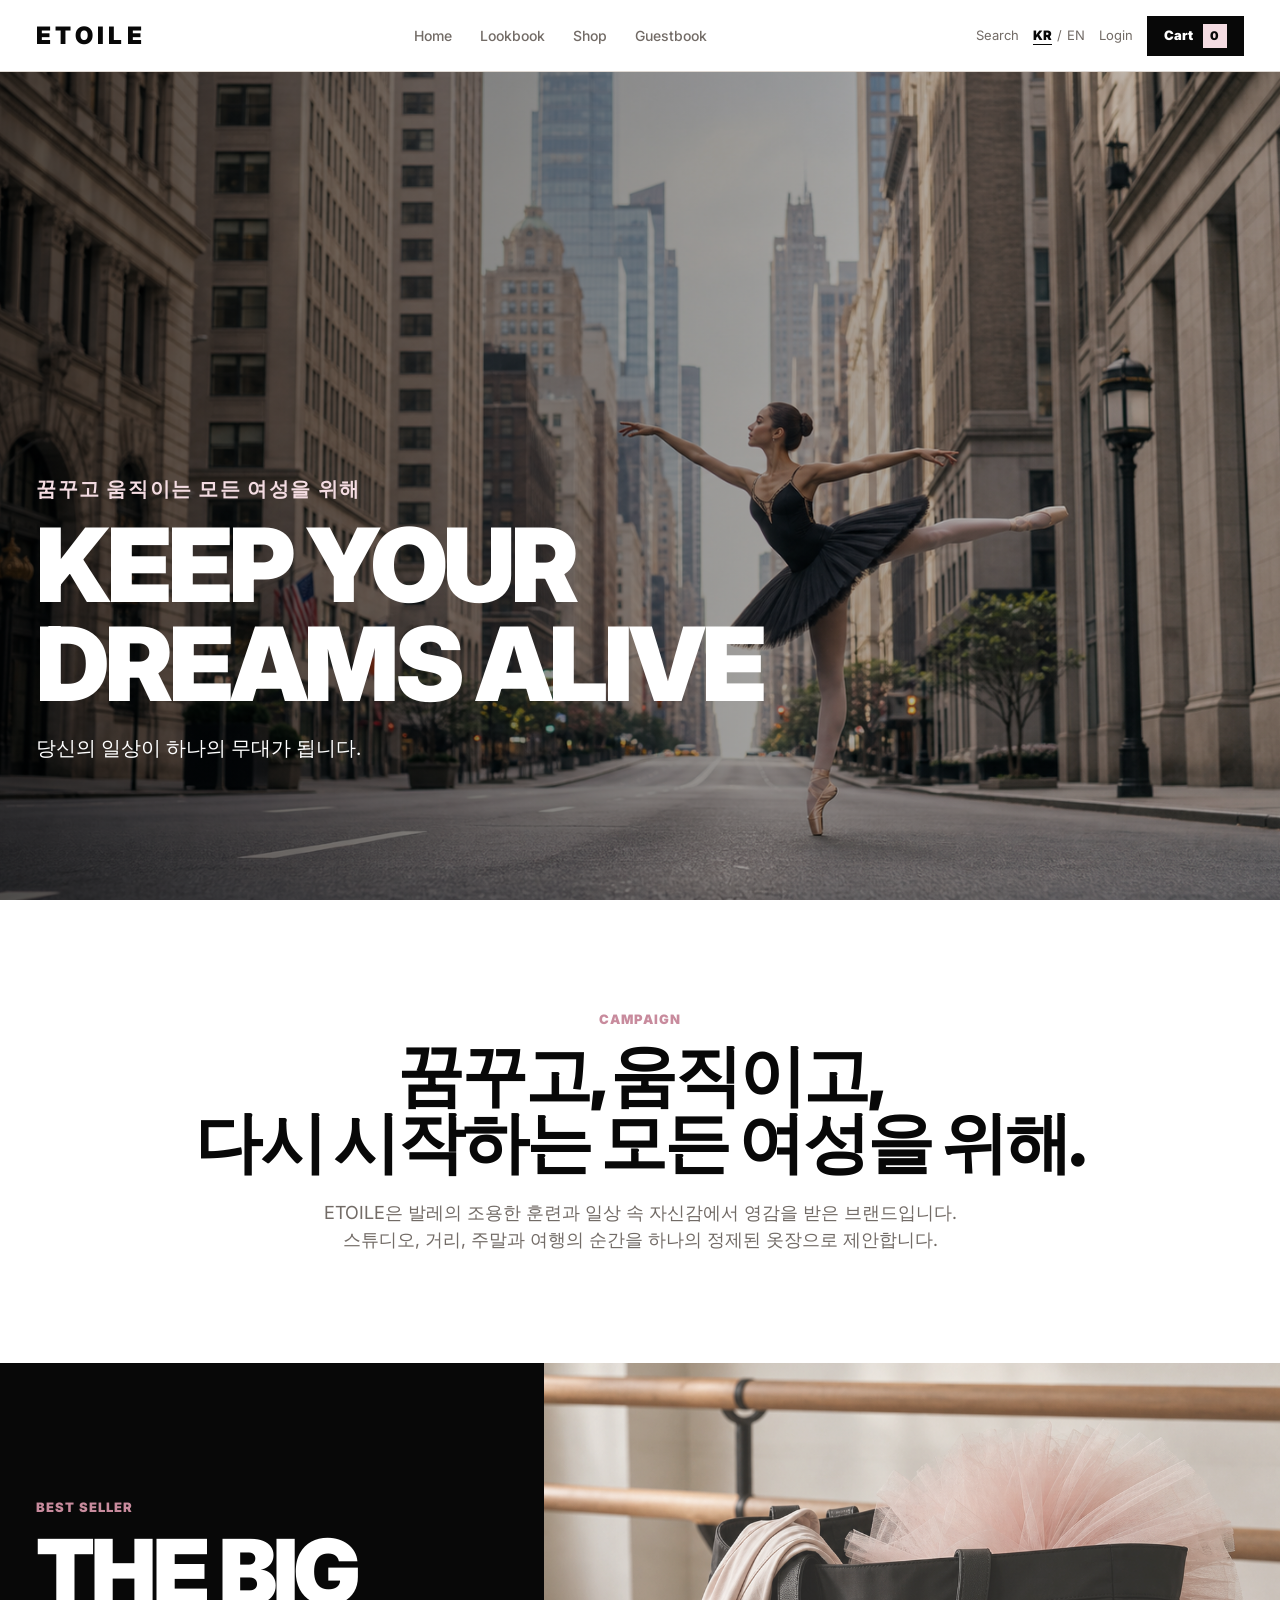
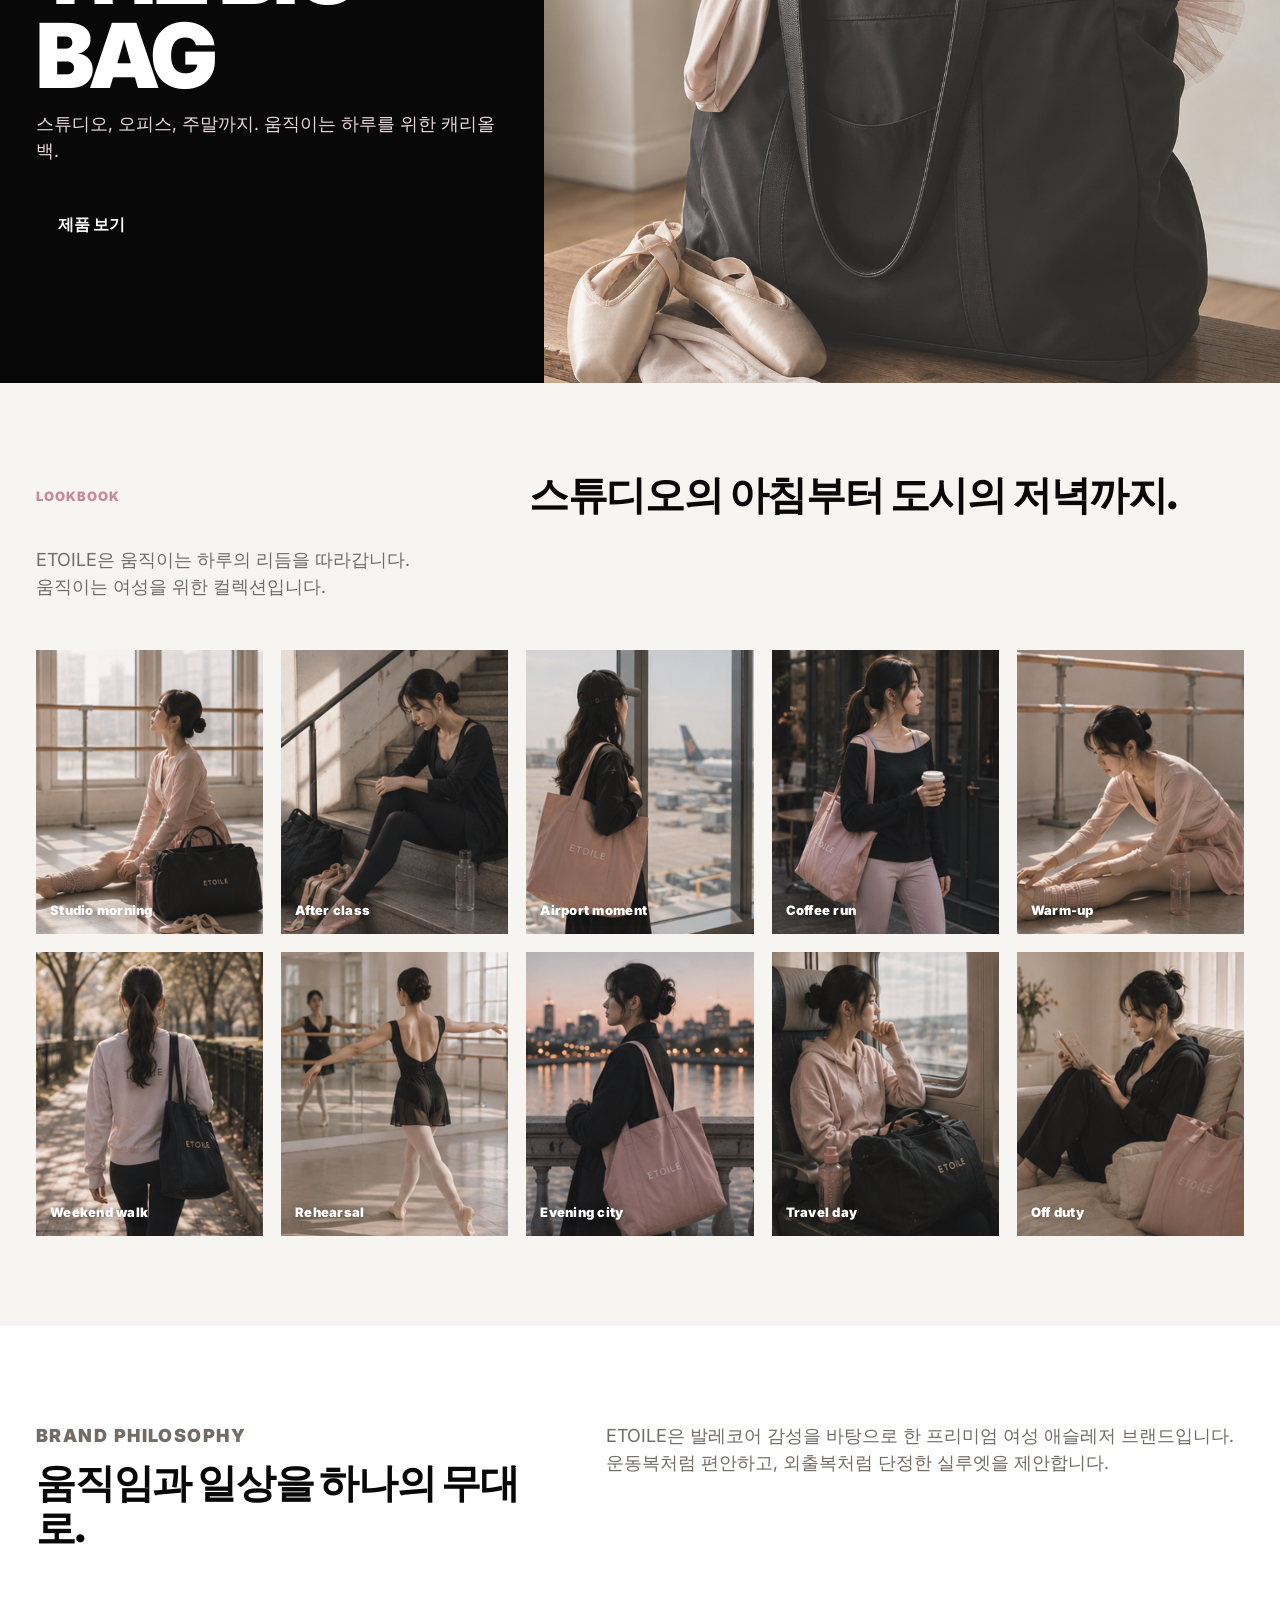
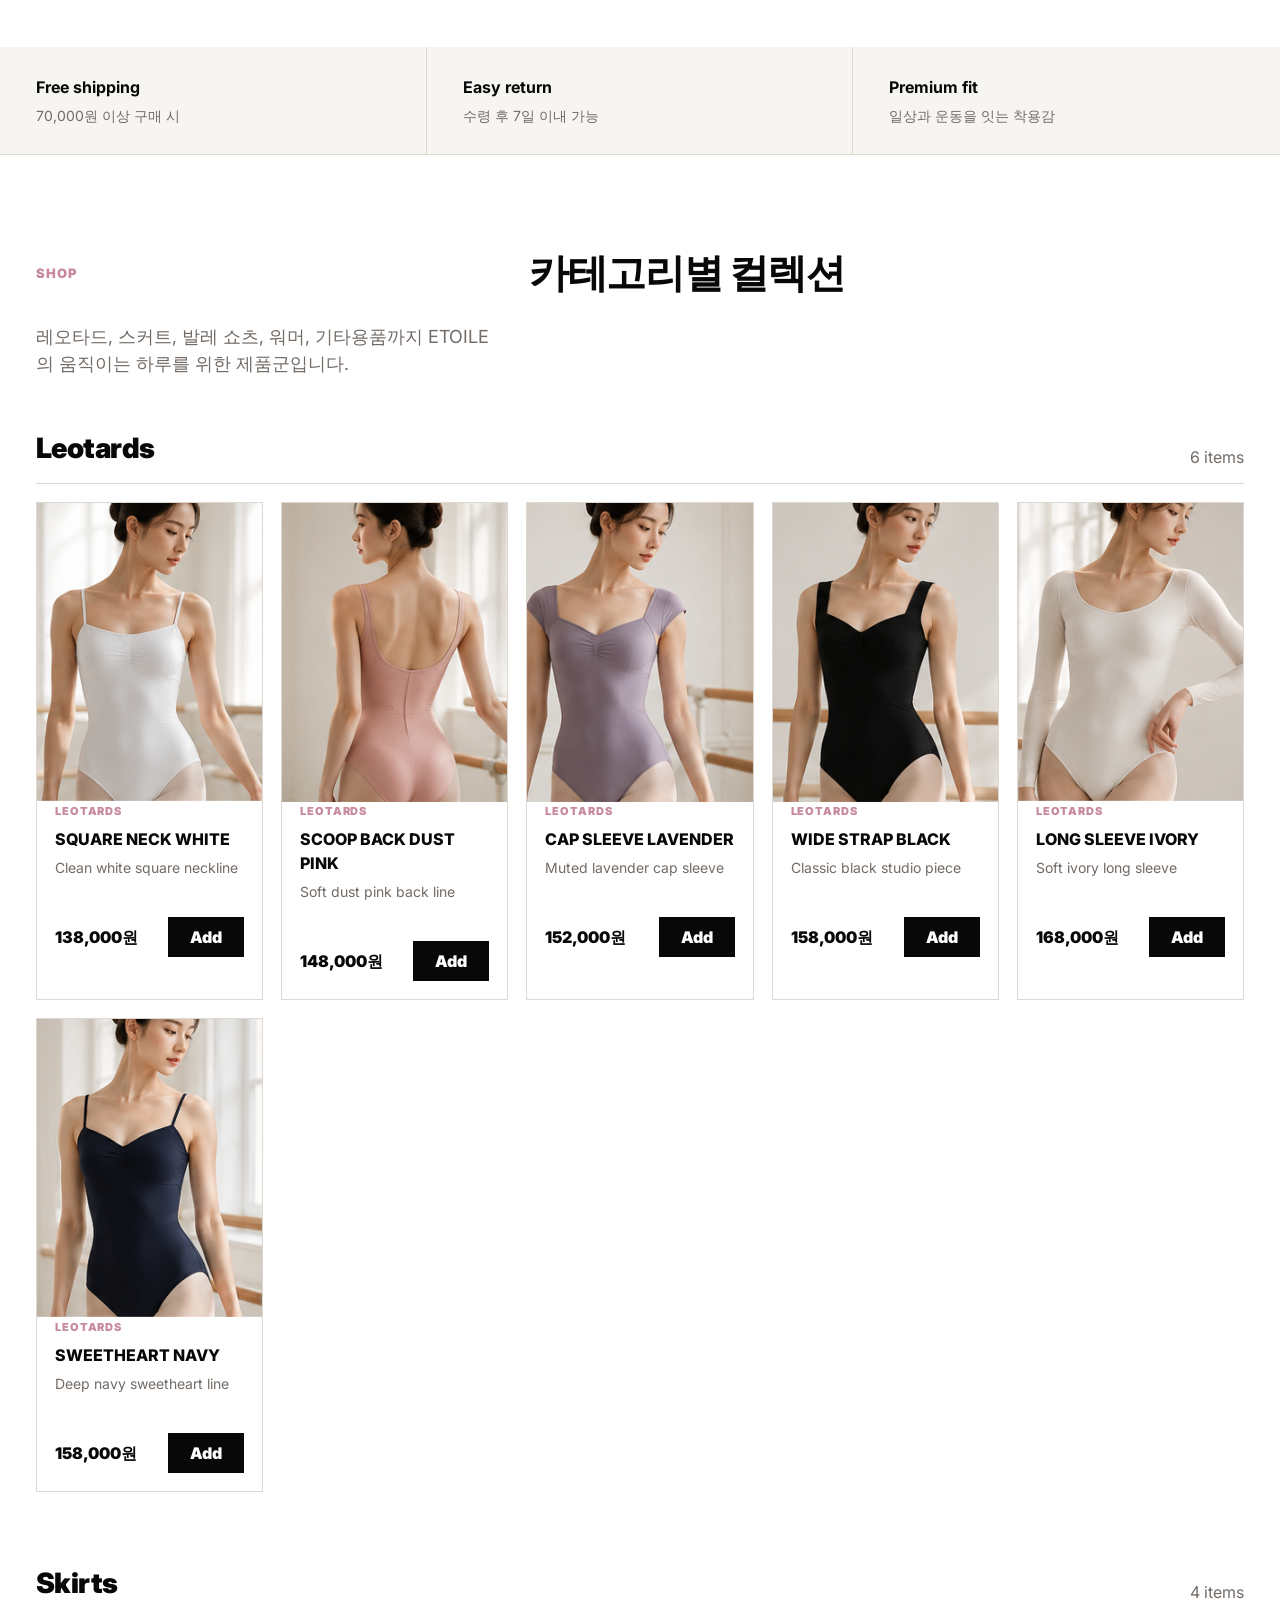
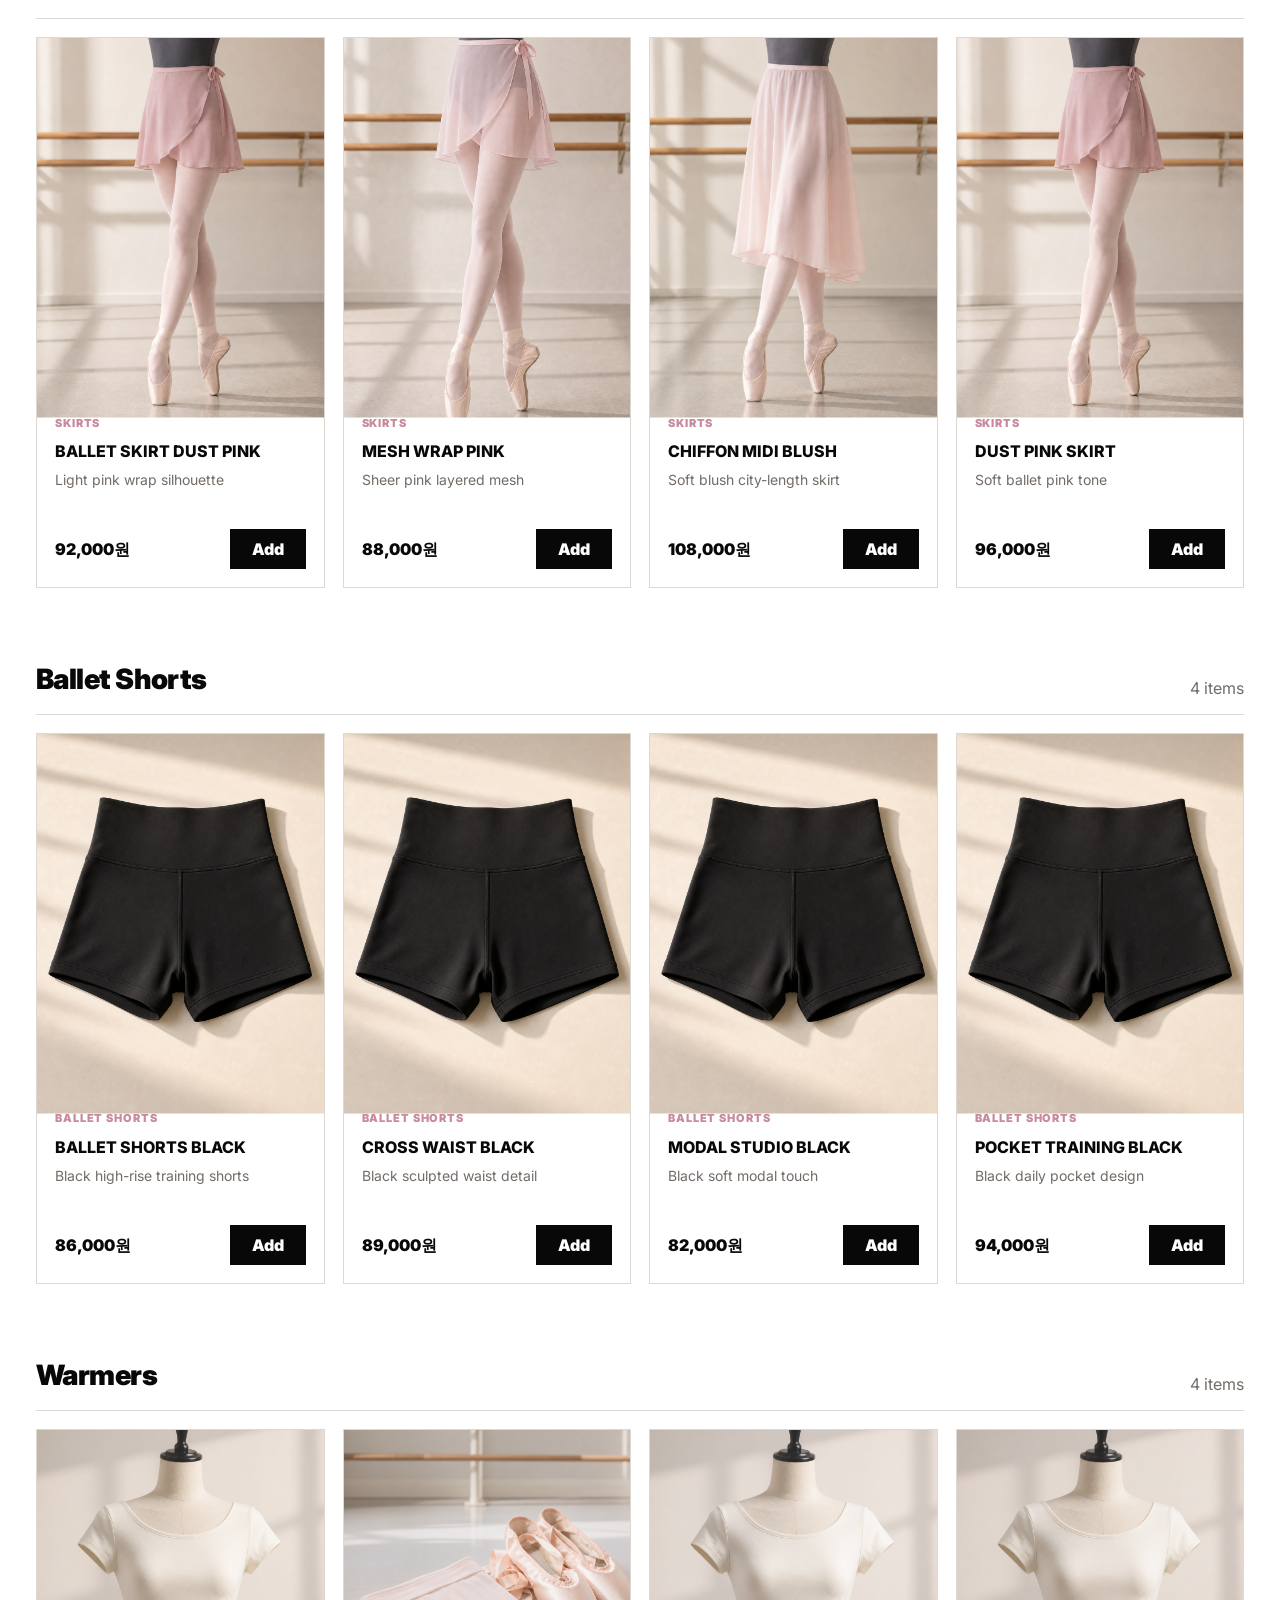
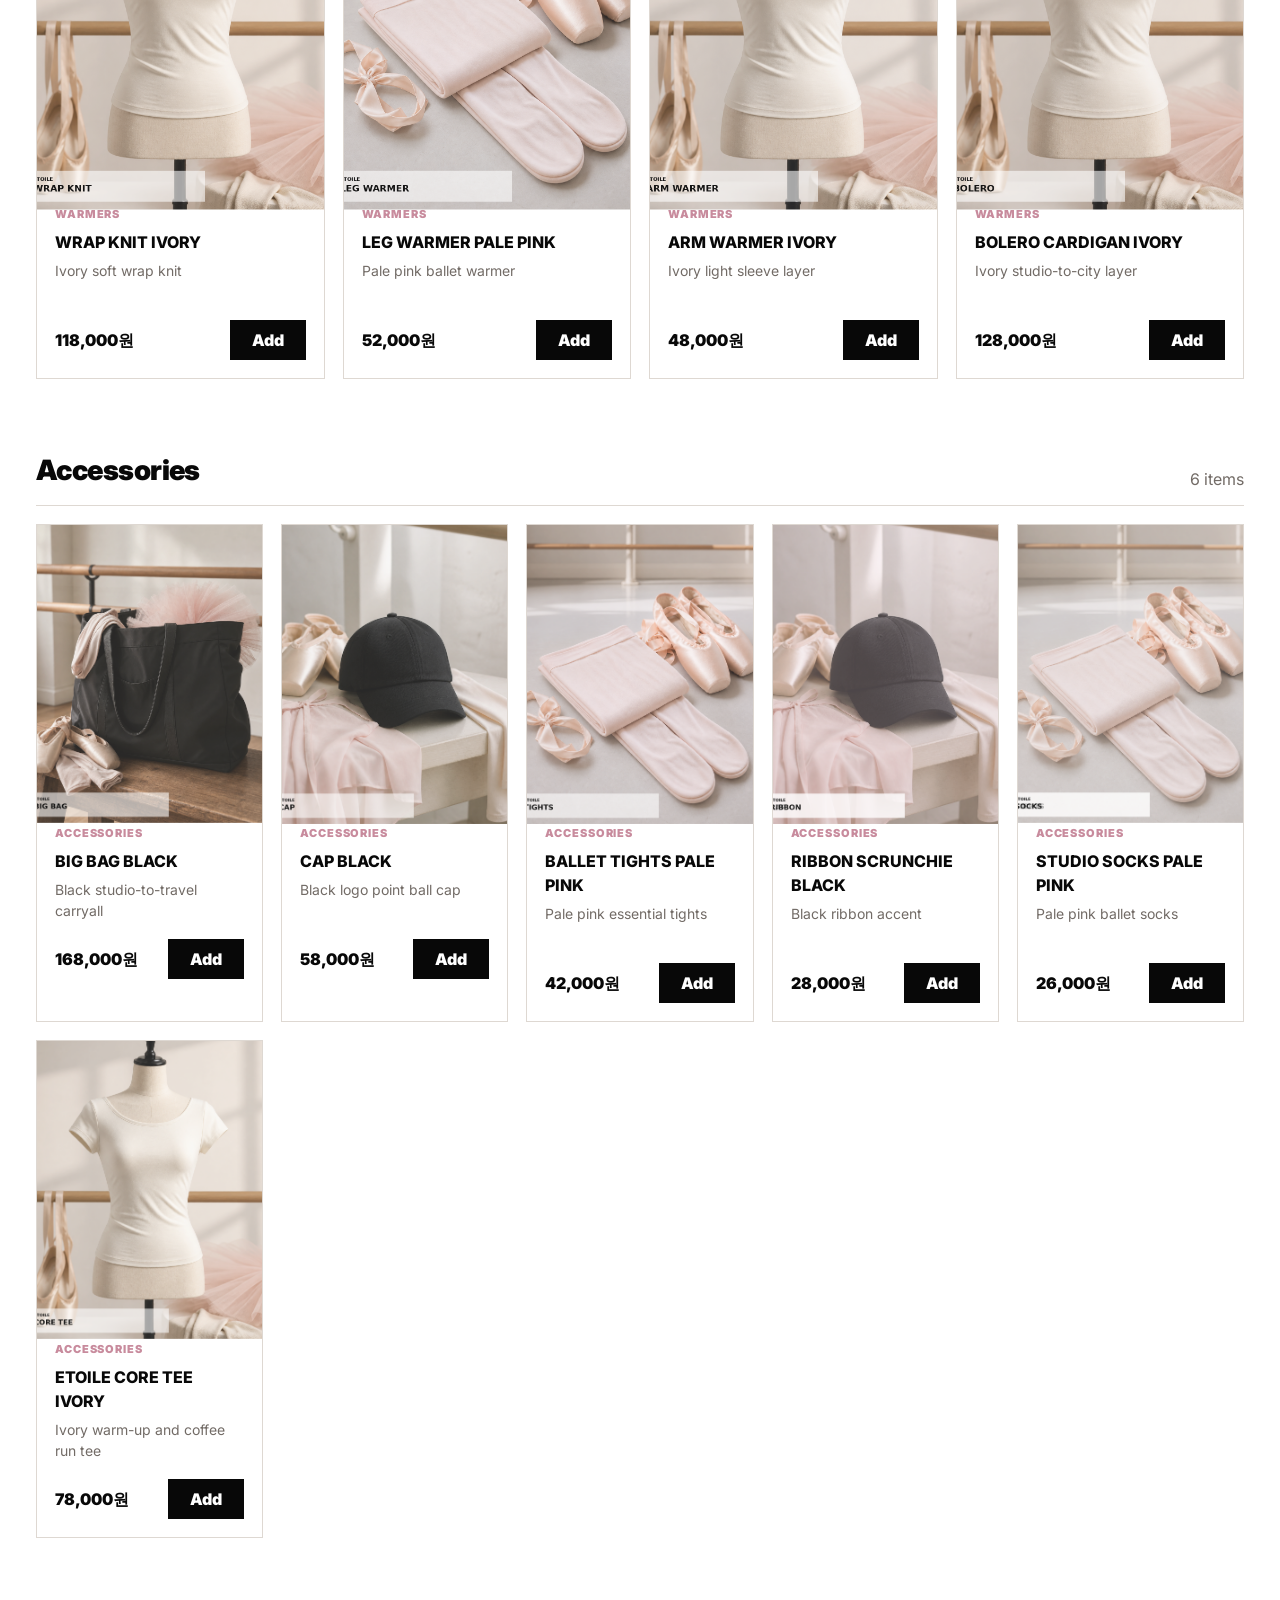
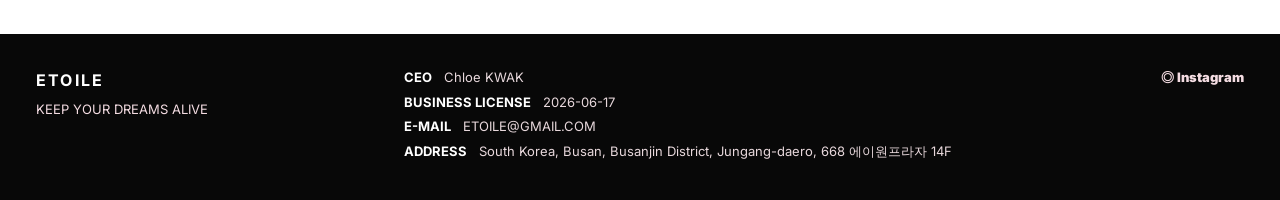
<file: index.html>
<!DOCTYPE html>
<html lang="ko">
<head>
  <meta charset="UTF-8">
  <meta name="viewport" content="width=device-width, initial-scale=1.0">
  <title>ETOILE | KEEP YOUR DREAMS ALIVE</title>
  <link rel="icon" type="image/svg+xml" href="assets/favicon.svg">
  <link rel="stylesheet" href="style.css">
</head>
<body>
  <header class="site-header">
    <a class="brand" href="#home">ETOILE</a>
 <nav class="nav" aria-label="Main navigation">
  <a href="./index.html">Home</a>
  <a href="./lookbook.html">Lookbook</a>
  <a href="./shop.html">Shop</a>
  <a href="./guestbook.html">Guestbook</a>
</nav>
    <div class="header-actions">
      <button class="search-toggle" type="button" id="search-toggle" aria-label="Open search" data-i18n="searchButton">Search</button>
      <div class="language-switch" aria-label="Language switch">
        <button type="button" class="active">KR</button>
        <span>/</span>
        <button type="button">EN</button>
      </div>
      <a class="login-link" href="./login.html" data-i18n="login">Login</a>
      <a class="cart-pill" href="./cart.html" aria-label="Cart"><span data-i18n="cart">Cart</span> <span id="cart-count">0</span></a>
    </div>
  </header>

  <div class="search-panel" id="search-panel" hidden>
    <div class="search-box">
      <label for="product-search" data-i18n="searchLabel">Search ETOILE</label>
      <div class="search-row">
        <input id="product-search" type="search" placeholder="Search leotard, skirt, warmer, bag...">
        <button type="button" id="search-close" data-i18n="close">Close</button>
      </div>
      <div id="search-results" class="search-results"></div>
    </div>
  </div>

  <main>
    <section class="hero" id="home">
      <video class="hero-video" autoplay muted loop playsinline poster="assets/hero-ballet-nyc.png">
        <source src="assets/hero-etoile.mp4" type="video/mp4">
      </video>
      <div class="hero-content">
        <p class="eyebrow" data-i18n="heroEyebrow">꿈꾸고 움직이는 모든 여성을 위해</p>
        <h1 data-i18n="heroTitle">KEEP YOUR DREAMS ALIVE</h1>
        <p data-i18n="heroSubtitle">당신의 일상이 하나의 무대가 됩니다.</p>
      </div>
    </section>

    <section class="campaign" id="campaign">
      <p class="section-kicker" data-i18n="campaignKicker">Campaign</p>
      <h2 data-i18n="campaignTitle">꿈꾸고, 움직이고,<br>다시 시작하는 모든 여성을 위해.</h2>
      <p data-i18n="campaignBody">
        ETOILE은 발레의 조용한 훈련과 일상 속 자신감에서 영감을 받은 브랜드입니다.<br>
        스튜디오, 거리, 주말과 여행의 순간을 하나의 정제된 옷장으로 제안합니다.
      </p>
    </section>

    <section class="big-bag-feature">
      <div class="big-bag-copy">
        <p class="section-kicker" data-i18n="bestSeller">Best Seller</p>
        <h2>THE BIG BAG</h2>
        <p data-i18n="bigBagBody">스튜디오, 오피스, 주말까지. 움직이는 하루를 위한 캐리올 백.</p>
        <a class="primary-link dark" href="./product.html?id=big-bag-black" data-i18n="viewProduct">제품 보기</a>
      </div>
      <img src="assets/products/big-bag.png" alt="ETOILE big bag styled with ballet essentials">
    </section>

    <section class="lookbook" id="lookbook">
      <div class="section-heading wide">
        <p class="section-kicker" data-i18n="lookbookKicker">Lookbook</p>
        <h2 data-i18n="lookbookTitle">스튜디오의 아침부터 도시의 저녁까지.</h2>
        <p data-i18n="lookbookBody">ETOILE은 움직이는 하루의 리듬을 따라갑니다.<br>움직이는 여성을 위한 컬렉션입니다.</p>
      </div>
      <div class="lookbook-grid compact-lookbook">
        <article><a href="./product.html?id=square-neck-white"><img src="assets/lookbook/lookbook-studio-morning.png" alt="ETOILE studio morning look"><span>Studio morning</span></a></article>
        <article><a href="./product.html?id=ballet-skirt-dust-pink"><img src="assets/lookbook/lookbook-after-class.png" alt="ETOILE after class look"><span>After class</span></a></article>
        <article><a href="./product.html?id=big-bag-black"><img src="assets/lookbook/lookbook-airport-moment.png" alt="ETOILE airport moment look"><span>Airport moment</span></a></article>
        <article><a href="./product.html?id=etoile-core-tee-ivory"><img src="assets/lookbook/lookbook-coffee-run.png" alt="ETOILE coffee run look"><span>Coffee run</span></a></article>
        <article><a href="./product.html?id=wrap-knit-ivory"><img src="assets/lookbook/lookbook-warm-up.png" alt="ETOILE warm-up look"><span>Warm-up</span></a></article>
        <article><a href="./product.html?id=cap-black"><img src="assets/lookbook/lookbook-weekend-walk.png" alt="ETOILE weekend walk look"><span>Weekend walk</span></a></article>
        <article><a href="./product.html?id=wide-strap-black"><img src="assets/lookbook/lookbook-rehearsal.png" alt="ETOILE rehearsal look"><span>Rehearsal</span></a></article>
        <article><a href="./product.html?id=chiffon-midi-blush"><img src="assets/lookbook/lookbook-evening-city.png" alt="ETOILE evening city look"><span>Evening city</span></a></article>
        <article><a href="./product.html?id=big-bag-black"><img src="assets/lookbook/lookbook-travel-day.png" alt="ETOILE travel day look"><span>Travel day</span></a></article>
        <article><a href="./product.html?id=bolero-cardigan-ivory"><img src="assets/lookbook/lookbook-off-duty.png" alt="ETOILE off duty look"><span>Off duty</span></a></article>
      </div>
    </section>

    <section class="intro" id="about">
      <div>
        <p class="section-kicker" data-i18n="aboutKicker">Brand Philosophy</p>
        <h2 data-i18n="aboutTitle">움직임과 일상을 하나의 무대로.</h2>
      </div>
      <p data-i18n="aboutBody">
        ETOILE은 발레코어 감성을 바탕으로 한 프리미엄 여성 애슬레저 브랜드입니다.
        운동복처럼 편안하고, 외출복처럼 단정한 실루엣을 제안합니다.
      </p>
    </section>

    <section class="feature-band">
      <div><strong data-i18n="freeShipping">Free shipping</strong><span data-i18n="freeShippingBody">70,000원 이상 구매 시</span></div>
      <div><strong data-i18n="easyReturn">Easy return</strong><span data-i18n="easyReturnBody">수령 후 7일 이내 가능</span></div>
      <div><strong data-i18n="premiumFit">Premium fit</strong><span data-i18n="premiumFitBody">일상과 운동을 잇는 착용감</span></div>
    </section>

    <section class="shop-section" id="shop">
      <div class="section-heading wide">
        <p class="section-kicker" data-i18n="shopKicker">Shop</p>
        <h2 data-i18n="shopTitle">카테고리별 컬렉션</h2>
        <p data-i18n="shopBody">레오타드, 스커트, 발레 쇼츠, 워머, 기타용품까지 ETOILE의 움직이는 하루를 위한 제품군입니다.</p>
      </div>
      <div id="shop-categories" class="shop-categories" aria-live="polite"></div>
    </section>

  </main>

  <footer class="site-footer">
    <div class="footer-brand">
      <strong>ETOILE</strong>
      <span>KEEP YOUR DREAMS ALIVE</span>
    </div>
    <div class="footer-info">
      <p><b>CEO</b> Chloe KWAK</p>
      <p><b>BUSINESS LICENSE</b> 2026-06-17</p>
      <p><b>E-MAIL</b> ETOILE@GMAIL.COM</p>
      <p><b>ADDRESS</b> South Korea, Busan, Busanjin District, Jungang-daero, 668 에이원프라자 14F</p>
    </div>
    <a class="instagram-link" href="https://www.instagram.com/" target="_blank" rel="noreferrer" aria-label="Open Instagram">◎ Instagram</a>
  </footer>

  <script src="script.js"></script>
</body>
</html>
</file>
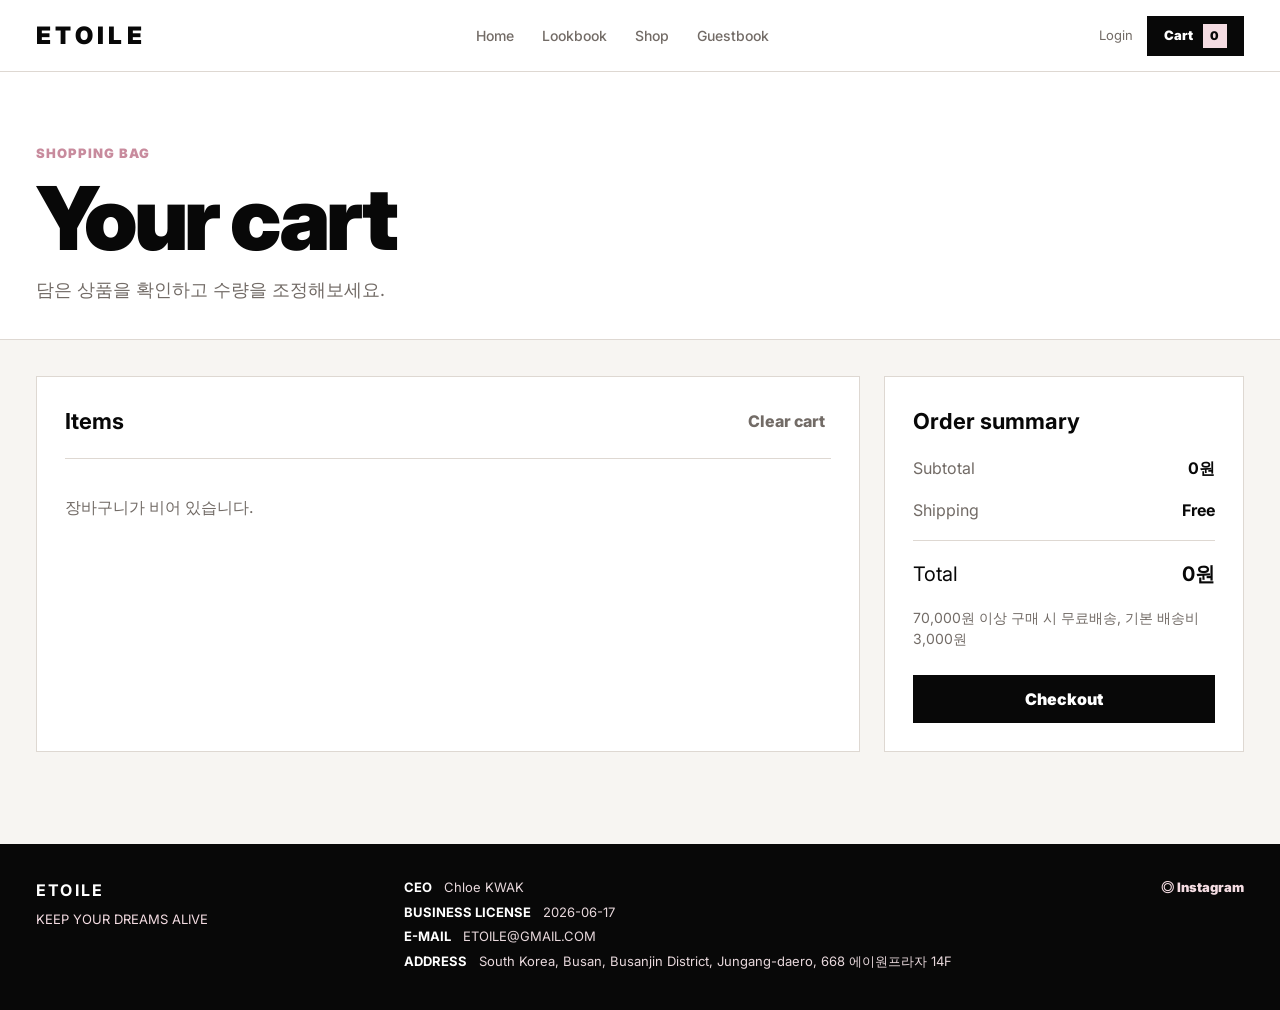
<file: cart.html>
<!DOCTYPE html>
<html lang="ko">
<head><meta charset="UTF-8"><meta name="viewport" content="width=device-width, initial-scale=1.0"><title>Cart | ETOILE</title><link rel="icon" type="image/svg+xml" href="assets/favicon.svg"><link rel="stylesheet" href="style.css"></head>
<body>
  <header class="site-header"><a class="brand" href="index.html">ETOILE</a><nav class="nav"><a href="index.html">Home</a><a href="lookbook.html">Lookbook</a><a href="shop.html">Shop</a><a href="guestbook.html">Guestbook</a></nav><div class="header-actions"><a class="login-link" href="login.html">Login</a><a class="cart-pill" href="cart.html">Cart <span id="cart-count">0</span></a></div></header>
  <main class="cart-page"><section class="cart-hero"><p class="section-kicker">Shopping Bag</p><h1>Your cart</h1><p>담은 상품을 확인하고 수량을 조정해보세요.</p></section><section class="cart-layout" aria-label="Cart contents"><div class="cart-panel"><div class="cart-list-header"><h2>Items</h2><button class="text-button" type="button" id="clear-cart">Clear cart</button></div><div class="cart-items" id="cart-items"></div><p class="empty-cart" id="empty-cart">장바구니가 비어 있습니다.</p></div><aside class="order-summary" aria-label="Order summary"><h2>Order summary</h2><div class="summary-row"><span>Subtotal</span><strong id="subtotal">0원</strong></div><div class="summary-row"><span>Shipping</span><strong id="shipping">0원</strong></div><div class="summary-row total"><span>Total</span><strong id="total">0원</strong></div><p class="summary-note">70,000원 이상 구매 시 무료배송, 기본 배송비 3,000원</p><button class="checkout-button" type="button">Checkout</button></aside></section></main>
  <footer class="site-footer"><div class="footer-brand"><strong>ETOILE</strong><span>KEEP YOUR DREAMS ALIVE</span></div><div class="footer-info"><p><b>CEO</b> Chloe KWAK</p><p><b>BUSINESS LICENSE</b> 2026-06-17</p><p><b>E-MAIL</b> ETOILE@GMAIL.COM</p><p><b>ADDRESS</b> South Korea, Busan, Busanjin District, Jungang-daero, 668 에이원프라자 14F</p></div><a class="instagram-link" href="https://www.instagram.com/" target="_blank" rel="noreferrer">◎ Instagram</a></footer>
  <script src="script.js"></script>
</body></html>
</file>
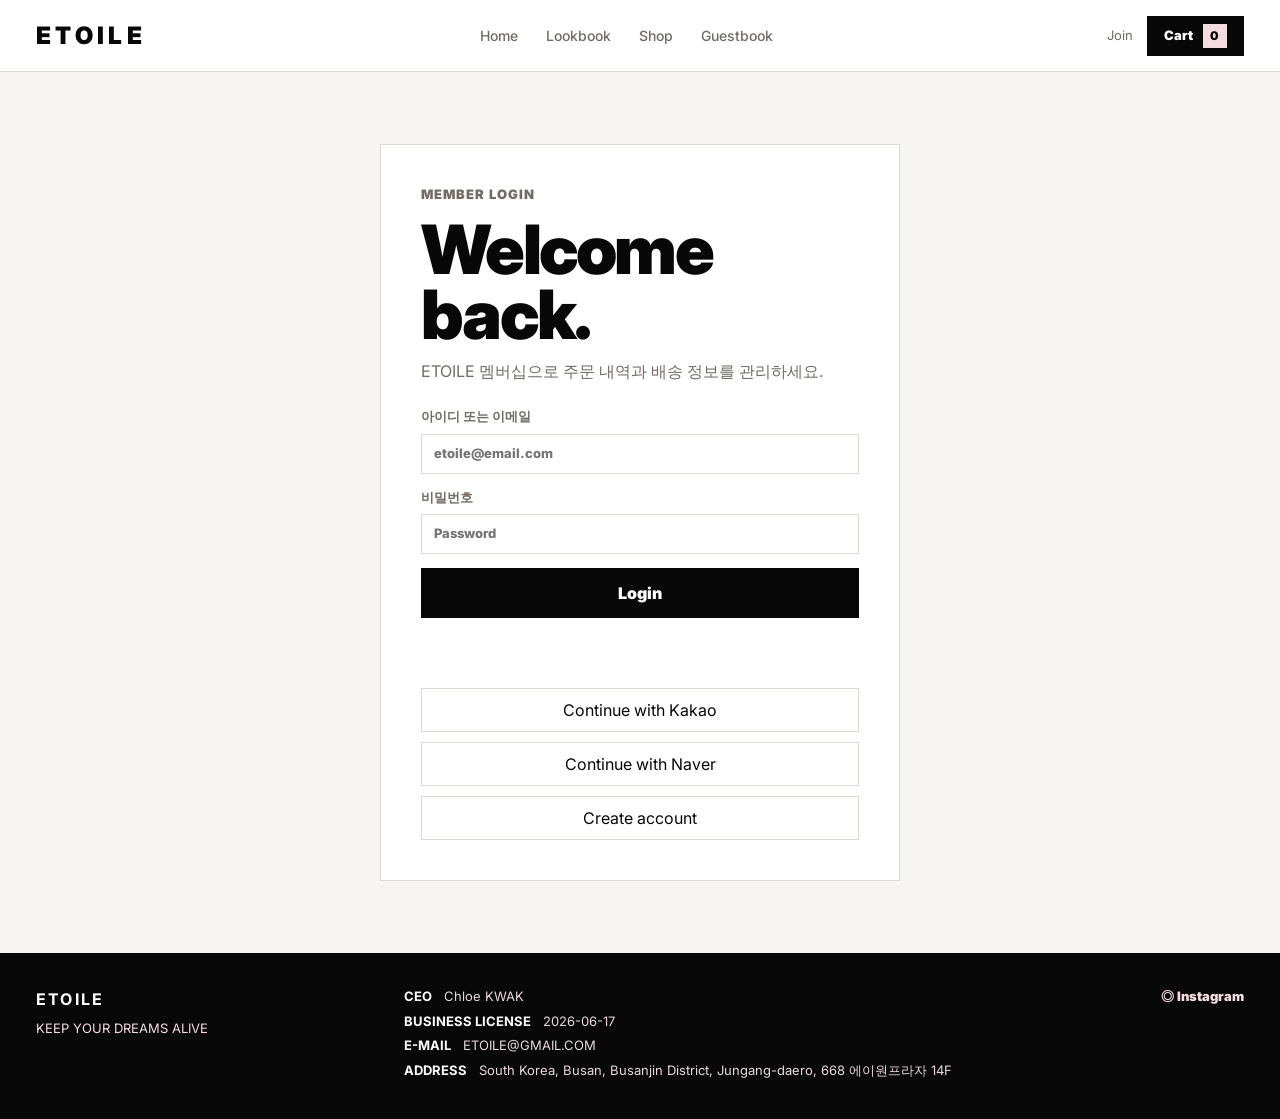
<file: login.html>
<!DOCTYPE html>
<html lang="ko">
<head><meta charset="UTF-8"><meta name="viewport" content="width=device-width, initial-scale=1.0"><title>Login | ETOILE</title><link rel="icon" type="image/svg+xml" href="assets/favicon.svg"><link rel="stylesheet" href="style.css"></head>
<body>
  <header class="site-header"><a class="brand" href="index.html">ETOILE</a><nav class="nav"><a href="index.html">Home</a><a href="lookbook.html">Lookbook</a><a href="shop.html">Shop</a><a href="guestbook.html">Guestbook</a></nav><div class="header-actions"><a class="login-link" href="signup.html">Join</a><a class="cart-pill" href="cart.html">Cart <span id="cart-count">0</span></a></div></header>
  <main class="auth-page"><section class="auth-card"><p class="section-kicker">Member Login</p><h1>Welcome back.</h1><p>ETOILE 멤버십으로 주문 내역과 배송 정보를 관리하세요.</p><form class="auth-form" data-success="로그인 화면 확인 완료"><label>아이디 또는 이메일<input type="text" required placeholder="etoile@email.com"></label><label>비밀번호<input type="password" required placeholder="Password"></label><button class="auth-button" type="submit">Login</button><p class="form-message"></p></form><div class="auth-alt"><button class="social-button" type="button">Continue with Kakao</button><button class="social-button" type="button">Continue with Naver</button><a href="signup.html">Create account</a></div></section></main>
  <footer class="site-footer"><div class="footer-brand"><strong>ETOILE</strong><span>KEEP YOUR DREAMS ALIVE</span></div><div class="footer-info"><p><b>CEO</b> Chloe KWAK</p><p><b>BUSINESS LICENSE</b> 2026-06-17</p><p><b>E-MAIL</b> ETOILE@GMAIL.COM</p><p><b>ADDRESS</b> South Korea, Busan, Busanjin District, Jungang-daero, 668 에이원프라자 14F</p></div><a class="instagram-link" href="https://www.instagram.com/" target="_blank" rel="noreferrer">◎ Instagram</a></footer>
  <script src="script.js"></script>
</body></html>
</file>
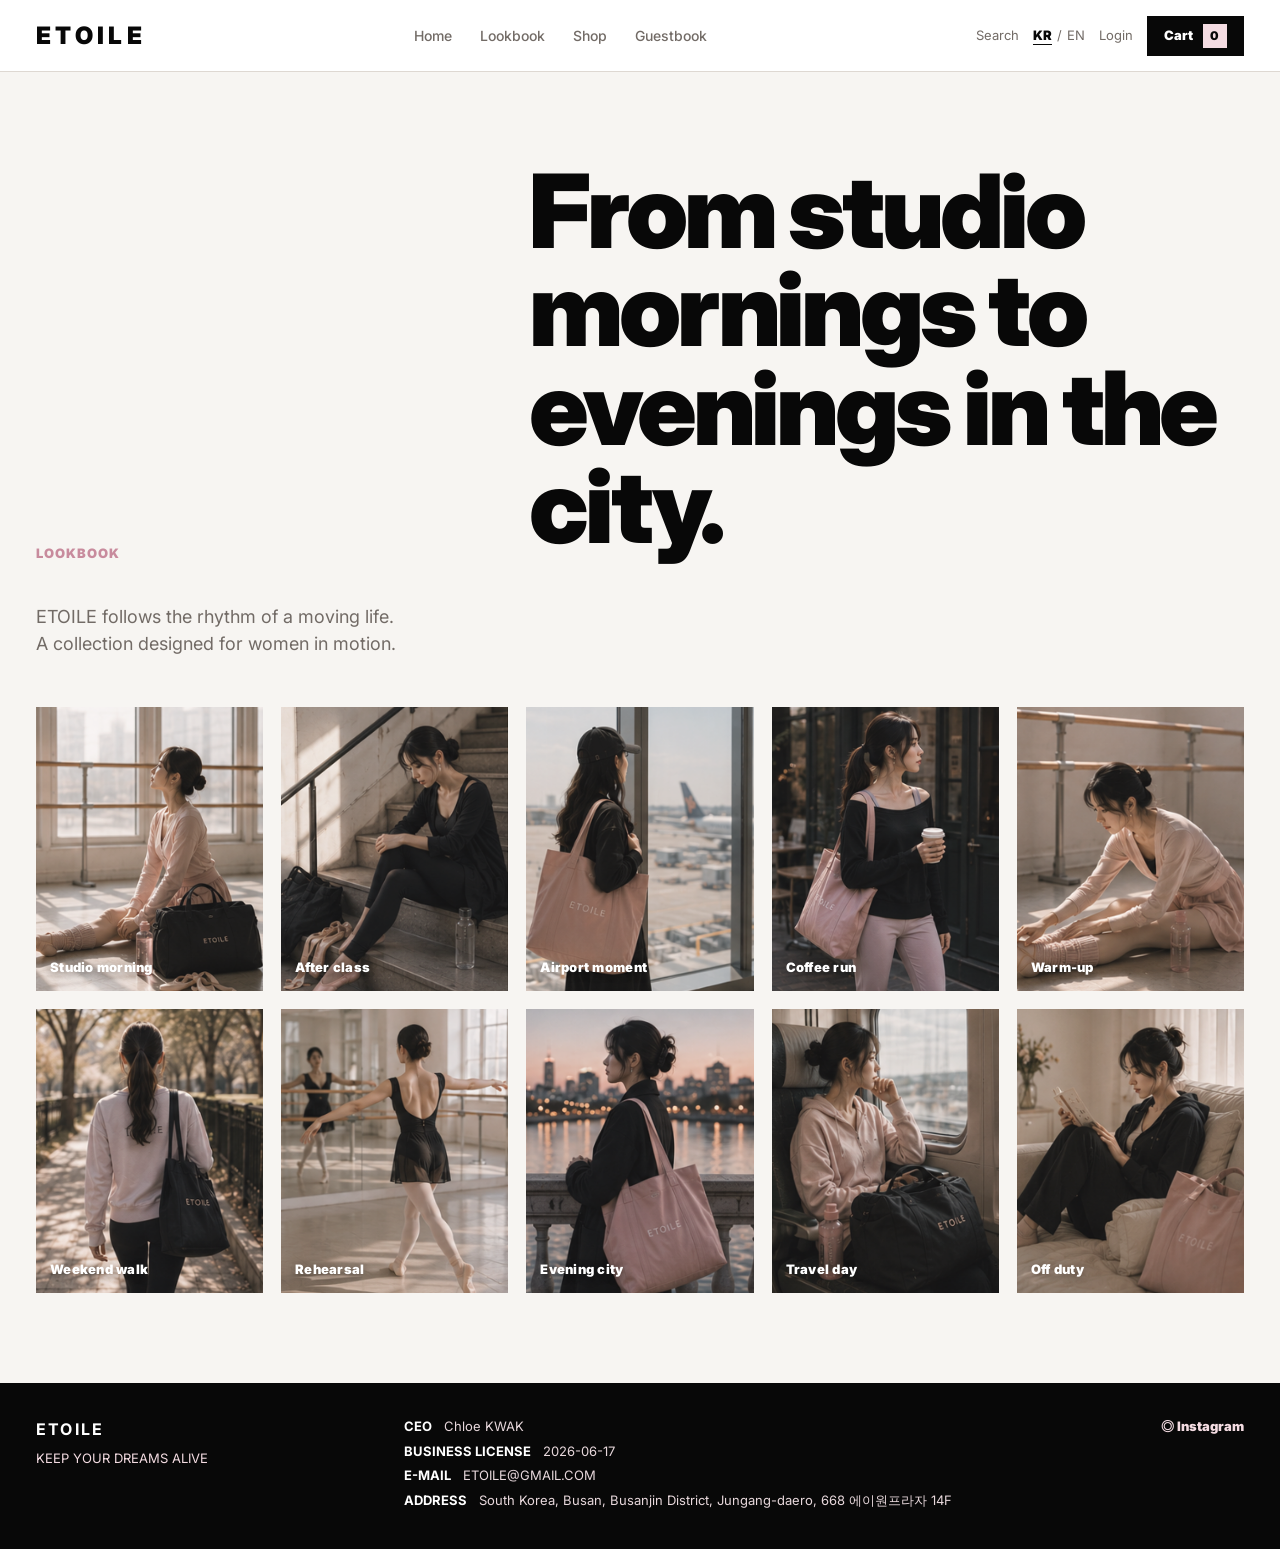
<file: lookbook.html>
<!DOCTYPE html>
<html lang="ko">
<head>
  <meta charset="UTF-8">
  <meta name="viewport" content="width=device-width, initial-scale=1.0">
  <title>Lookbook | ETOILE</title>
  <link rel="icon" type="image/svg+xml" href="assets/favicon.svg">
  <link rel="stylesheet" href="style.css">
</head>
<body>
  <header class="site-header">
    <a class="brand" href="./index.html">ETOILE</a>

    <nav class="nav" aria-label="Main navigation">
      <a href="./index.html">Home</a>
      <a href="./lookbook.html">Lookbook</a>
      <a href="./shop.html">Shop</a>
      <a href="./guestbook.html">Guestbook</a>
    </nav>

    <div class="header-actions">
      <button class="search-toggle" type="button" id="search-toggle" aria-label="Open search">Search</button>
      <div class="language-switch" aria-label="Language switch">
        <button type="button" class="active">KR</button>
        <span>/</span>
        <button type="button">EN</button>
      </div>
      <a class="login-link" href="./login.html">Login</a>
      <a class="cart-pill" href="./cart.html" aria-label="Cart">Cart <span id="cart-count">0</span></a>
    </div>
  </header>

  <div class="search-panel" id="search-panel" hidden>
    <div class="search-box">
      <label for="product-search">Search ETOILE</label>
      <div class="search-row">
        <input id="product-search" type="search" placeholder="Search leotard, skirt, warmer, bag...">
        <button type="button" id="search-close">Close</button>
      </div>
      <div id="search-results" class="search-results"></div>
    </div>
  </div>

  <main>
    <section class="lookbook" id="lookbook">
      <div class="section-heading wide">
        <p class="section-kicker">Lookbook</p>
        <h1>From studio mornings to evenings in the city.</h1>
        <p>ETOILE follows the rhythm of a moving life.<br>A collection designed for women in motion.</p>
      </div>

      <div class="lookbook-grid compact-lookbook">
        <article><a href="./product.html?id=square-neck-white"><img src="assets/lookbook/lookbook-studio-morning.png" alt="ETOILE studio morning look"><span>Studio morning</span></a></article>
        <article><a href="./product.html?id=ballet-skirt-dust-pink"><img src="assets/lookbook/lookbook-after-class.png" alt="ETOILE after class look"><span>After class</span></a></article>
        <article><a href="./product.html?id=big-bag-black"><img src="assets/lookbook/lookbook-airport-moment.png" alt="ETOILE airport moment look"><span>Airport moment</span></a></article>
        <article><a href="./product.html?id=etoile-core-tee-ivory"><img src="assets/lookbook/lookbook-coffee-run.png" alt="ETOILE coffee run look"><span>Coffee run</span></a></article>
        <article><a href="./product.html?id=wrap-knit-ivory"><img src="assets/lookbook/lookbook-warm-up.png" alt="ETOILE warm-up look"><span>Warm-up</span></a></article>
        <article><a href="./product.html?id=cap-black"><img src="assets/lookbook/lookbook-weekend-walk.png" alt="ETOILE weekend walk look"><span>Weekend walk</span></a></article>
        <article><a href="./product.html?id=wide-strap-black"><img src="assets/lookbook/lookbook-rehearsal.png" alt="ETOILE rehearsal look"><span>Rehearsal</span></a></article>
        <article><a href="./product.html?id=chiffon-midi-blush"><img src="assets/lookbook/lookbook-evening-city.png" alt="ETOILE evening city look"><span>Evening city</span></a></article>
        <article><a href="./product.html?id=big-bag-black"><img src="assets/lookbook/lookbook-travel-day.png" alt="ETOILE travel day look"><span>Travel day</span></a></article>
        <article><a href="./product.html?id=bolero-cardigan-ivory"><img src="assets/lookbook/lookbook-off-duty.png" alt="ETOILE off duty look"><span>Off duty</span></a></article>
      </div>
    </section>
  </main>

  <footer class="site-footer">
    <div class="footer-brand">
      <strong>ETOILE</strong>
      <span>KEEP YOUR DREAMS ALIVE</span>
    </div>
    <div class="footer-info">
      <p><b>CEO</b> Chloe KWAK</p>
      <p><b>BUSINESS LICENSE</b> 2026-06-17</p>
      <p><b>E-MAIL</b> ETOILE@GMAIL.COM</p>
      <p><b>ADDRESS</b> South Korea, Busan, Busanjin District, Jungang-daero, 668 에이원프라자 14F</p>
    </div>
    <a class="instagram-link" href="https://www.instagram.com/" target="_blank" rel="noreferrer" aria-label="Open Instagram">◎ Instagram</a>
  </footer>

  <script src="script.js"></script>
</body>
</html>
</file>
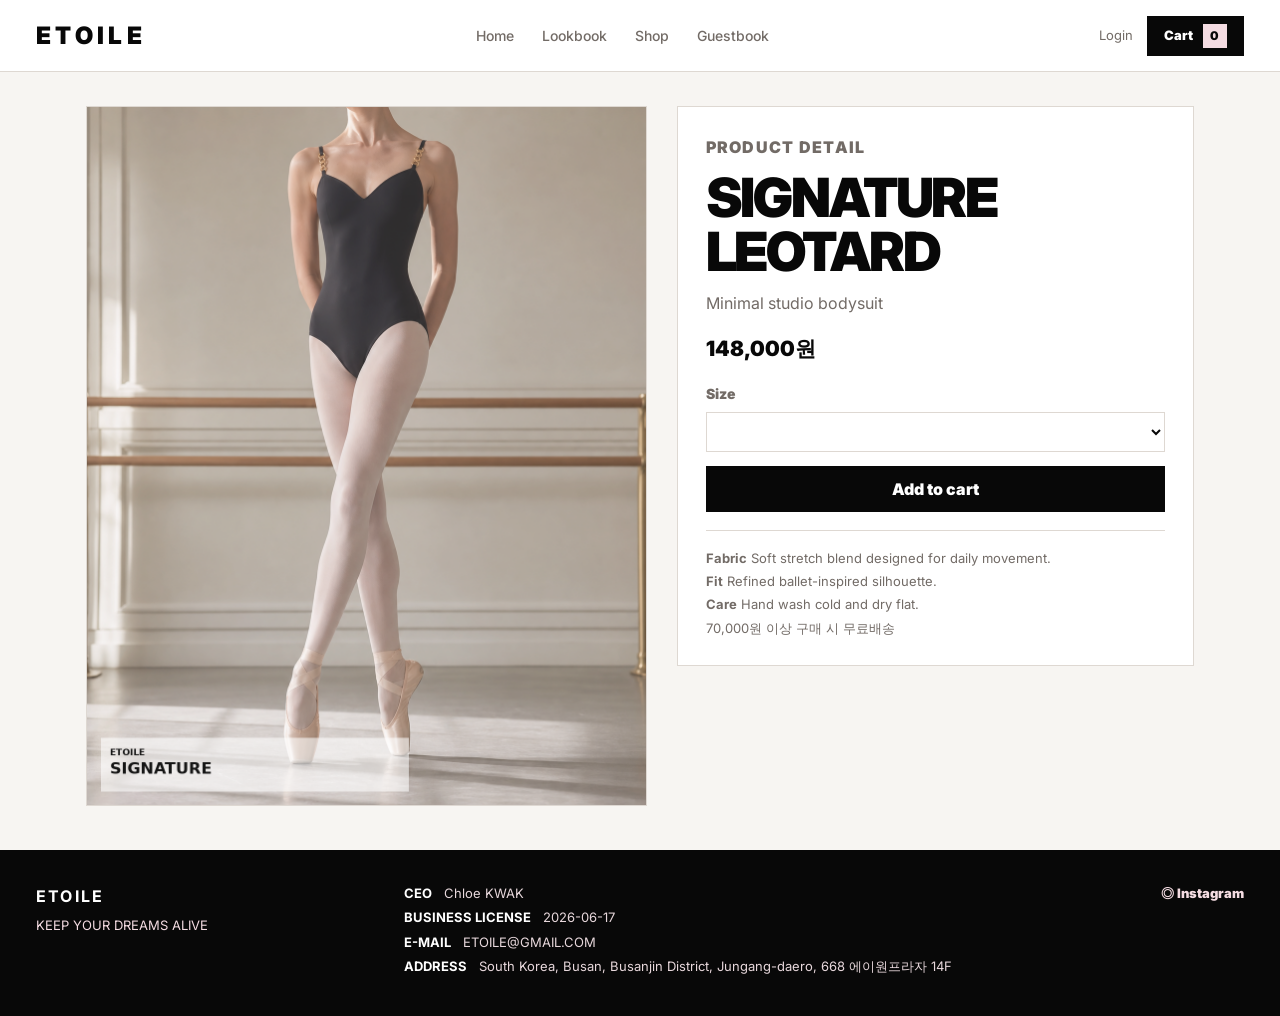
<file: product.html>
<!DOCTYPE html>
<html lang="ko">
<head><meta charset="UTF-8"><meta name="viewport" content="width=device-width, initial-scale=1.0"><title>Product | ETOILE</title><link rel="icon" type="image/svg+xml" href="assets/favicon.svg"><link rel="stylesheet" href="style.css"></head>
<body>
  <header class="site-header"><a class="brand" href="index.html">ETOILE</a><nav class="nav"><a href="index.html">Home</a><a href="lookbook.html">Lookbook</a><a href="shop.html">Shop</a><a href="guestbook.html">Guestbook</a></nav><div class="header-actions"><a class="login-link" href="login.html">Login</a><a class="cart-pill" href="cart.html">Cart <span id="cart-count">0</span></a></div></header>
  <main class="product-page"><section class="product-detail" id="product-detail"><div class="product-media"><img id="detail-image" src="assets/products/signature-leotard.png" alt="Product image"></div><div class="product-copy"><p class="section-kicker">Product Detail</p><h1 id="detail-name">SIGNATURE LEOTARD</h1><p id="detail-description">Minimal studio bodysuit</p><strong class="detail-price" id="detail-price">148,000원</strong><div class="detail-options"><label for="size-select">Size</label><select id="size-select"></select></div><button class="detail-add-button" type="button" id="detail-add-button">Add to cart</button><div class="detail-notes"><p><b>Fabric</b> Soft stretch blend designed for daily movement.</p><p><b>Fit</b> Refined ballet-inspired silhouette.</p><p><b>Care</b> Hand wash cold and dry flat.</p><p>70,000원 이상 구매 시 무료배송</p></div></div></section></main>
  <footer class="site-footer"><div class="footer-brand"><strong>ETOILE</strong><span>KEEP YOUR DREAMS ALIVE</span></div><div class="footer-info"><p><b>CEO</b> Chloe KWAK</p><p><b>BUSINESS LICENSE</b> 2026-06-17</p><p><b>E-MAIL</b> ETOILE@GMAIL.COM</p><p><b>ADDRESS</b> South Korea, Busan, Busanjin District, Jungang-daero, 668 에이원프라자 14F</p></div><a class="instagram-link" href="https://www.instagram.com/" target="_blank" rel="noreferrer">◎ Instagram</a></footer>
  <script src="script.js"></script>
</body></html>
</file>
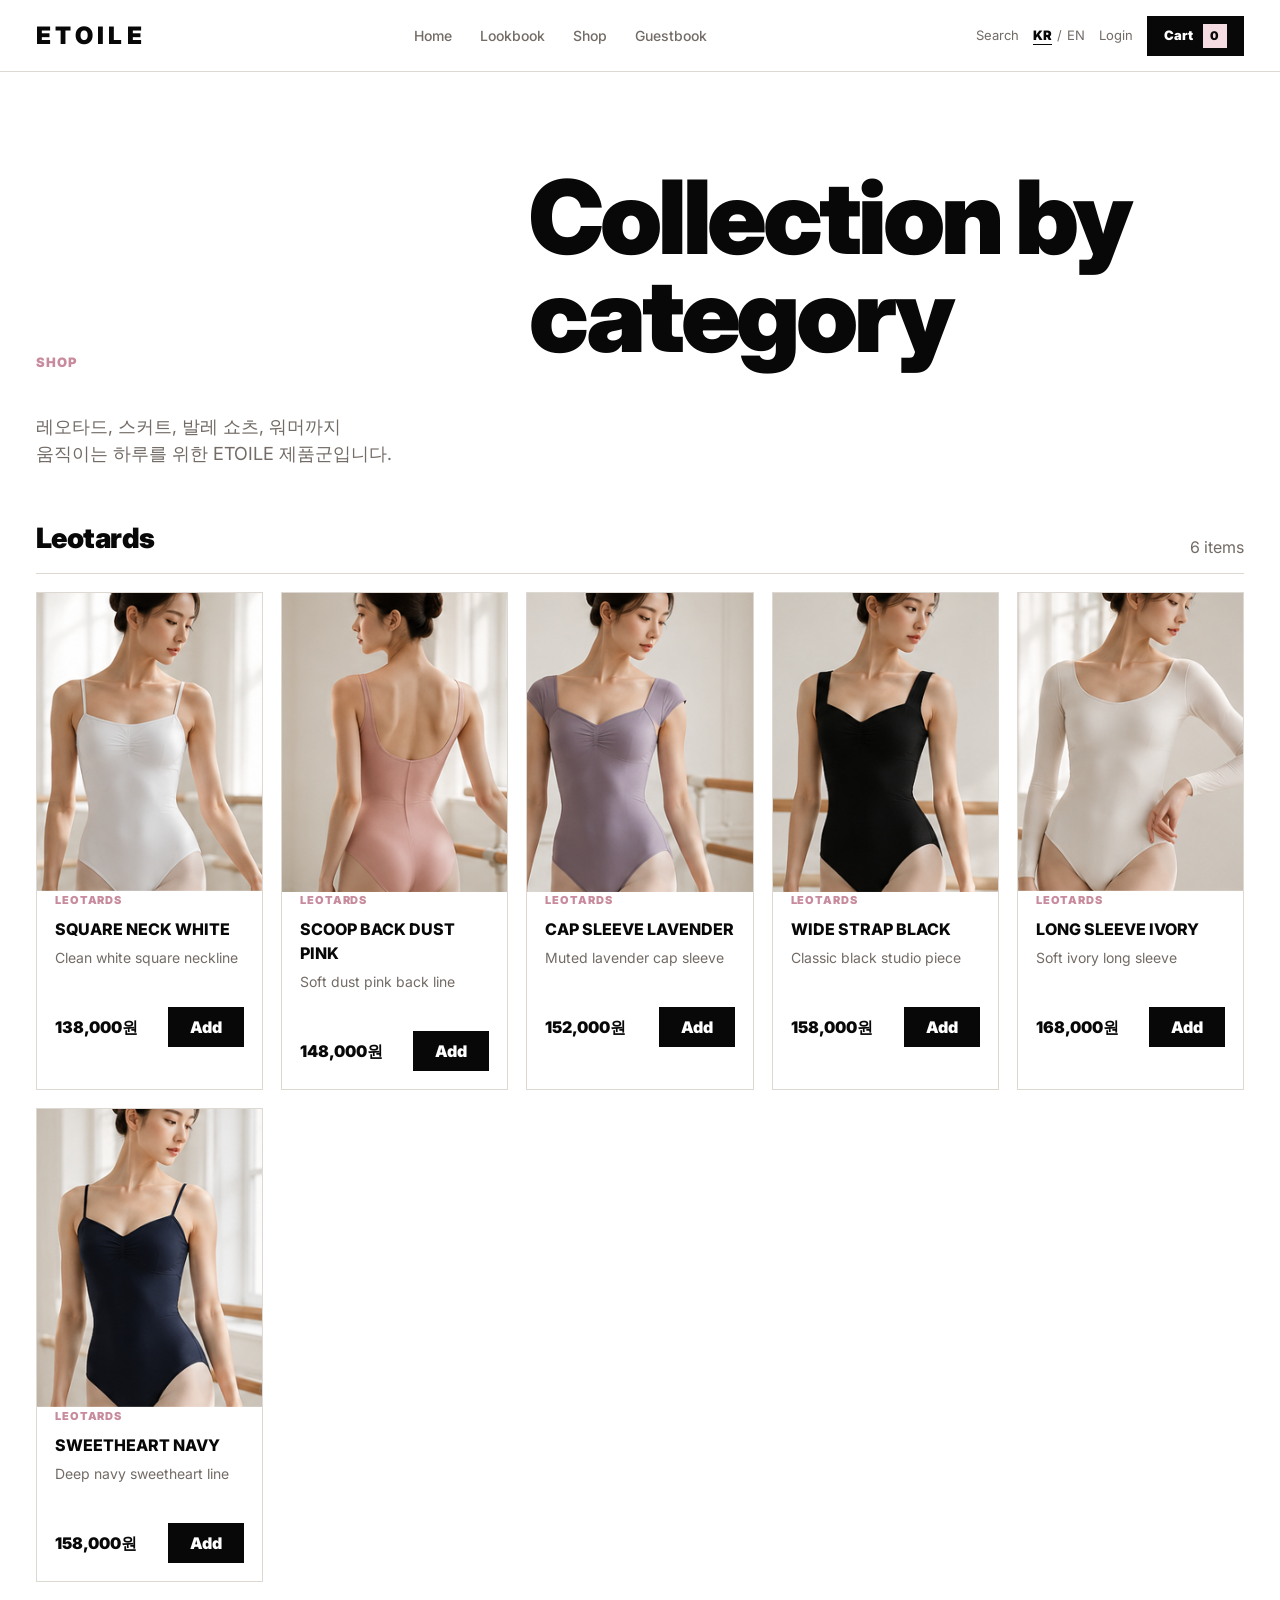
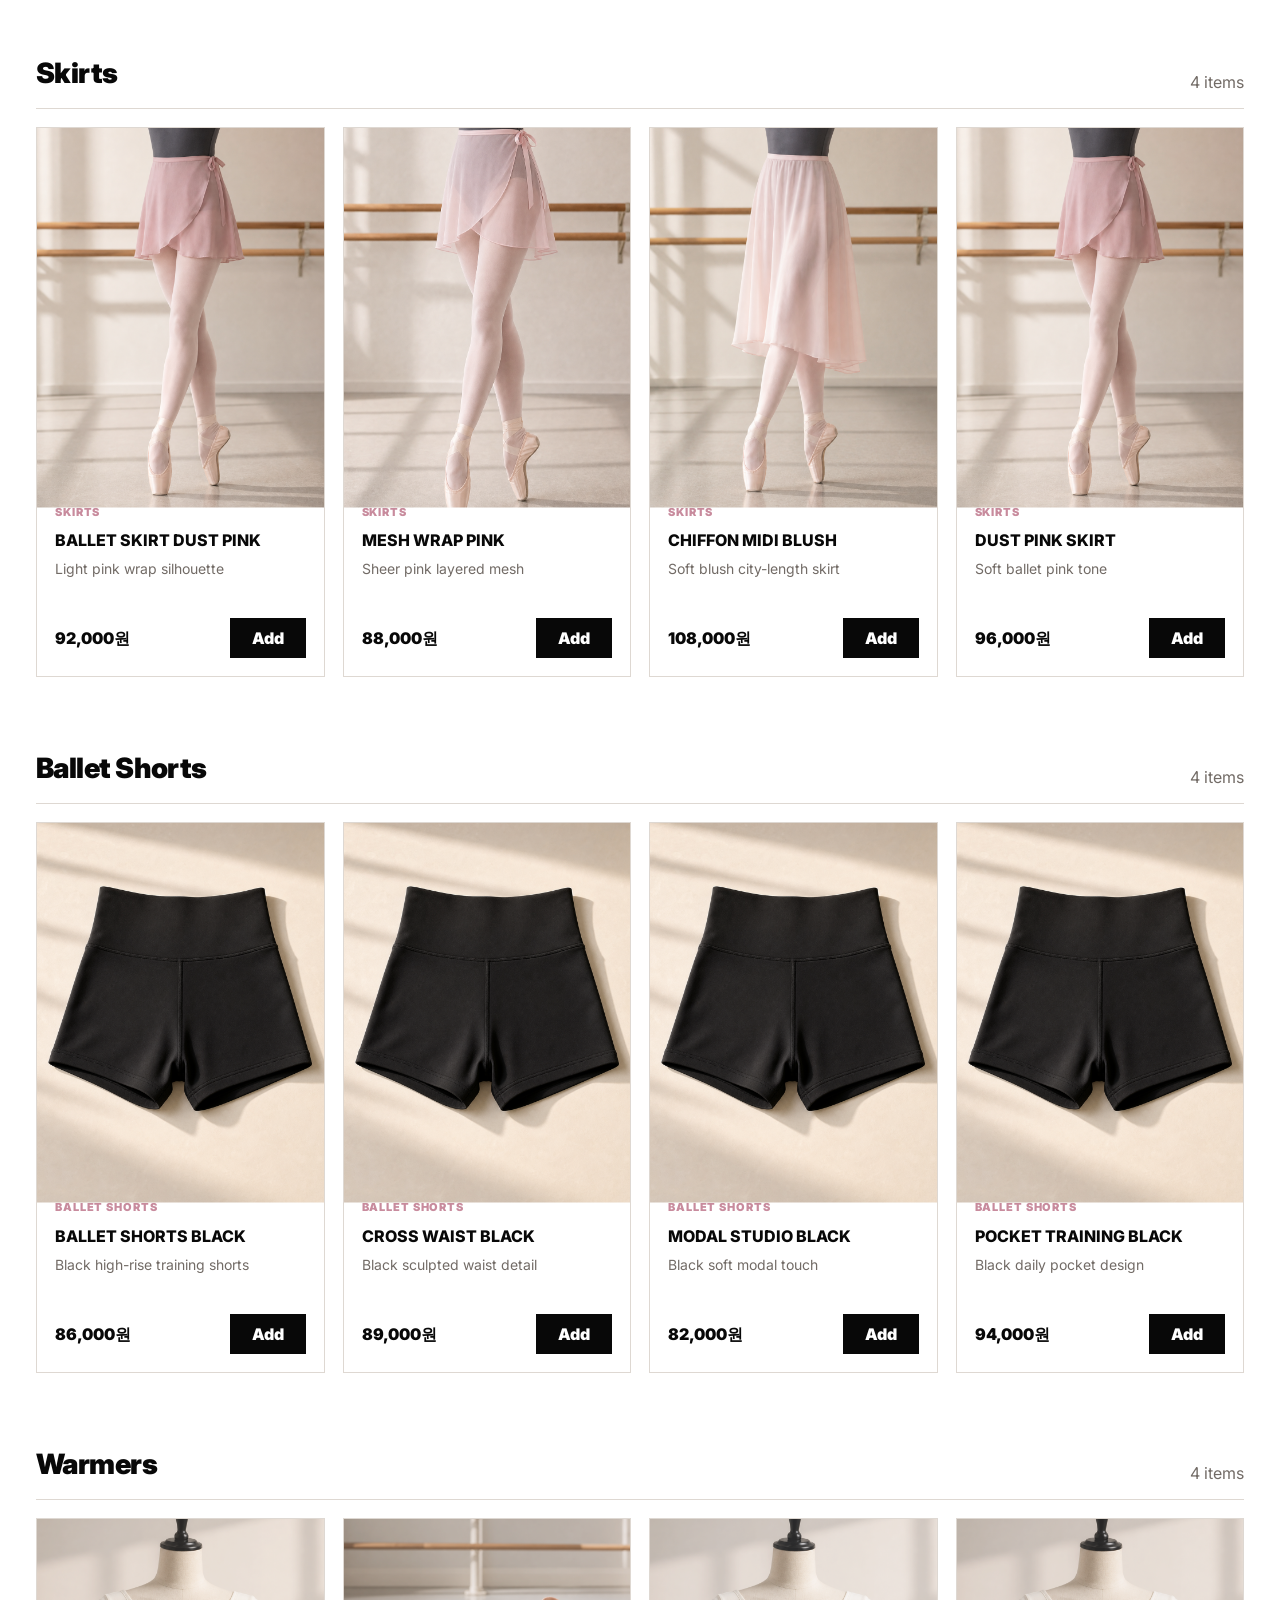
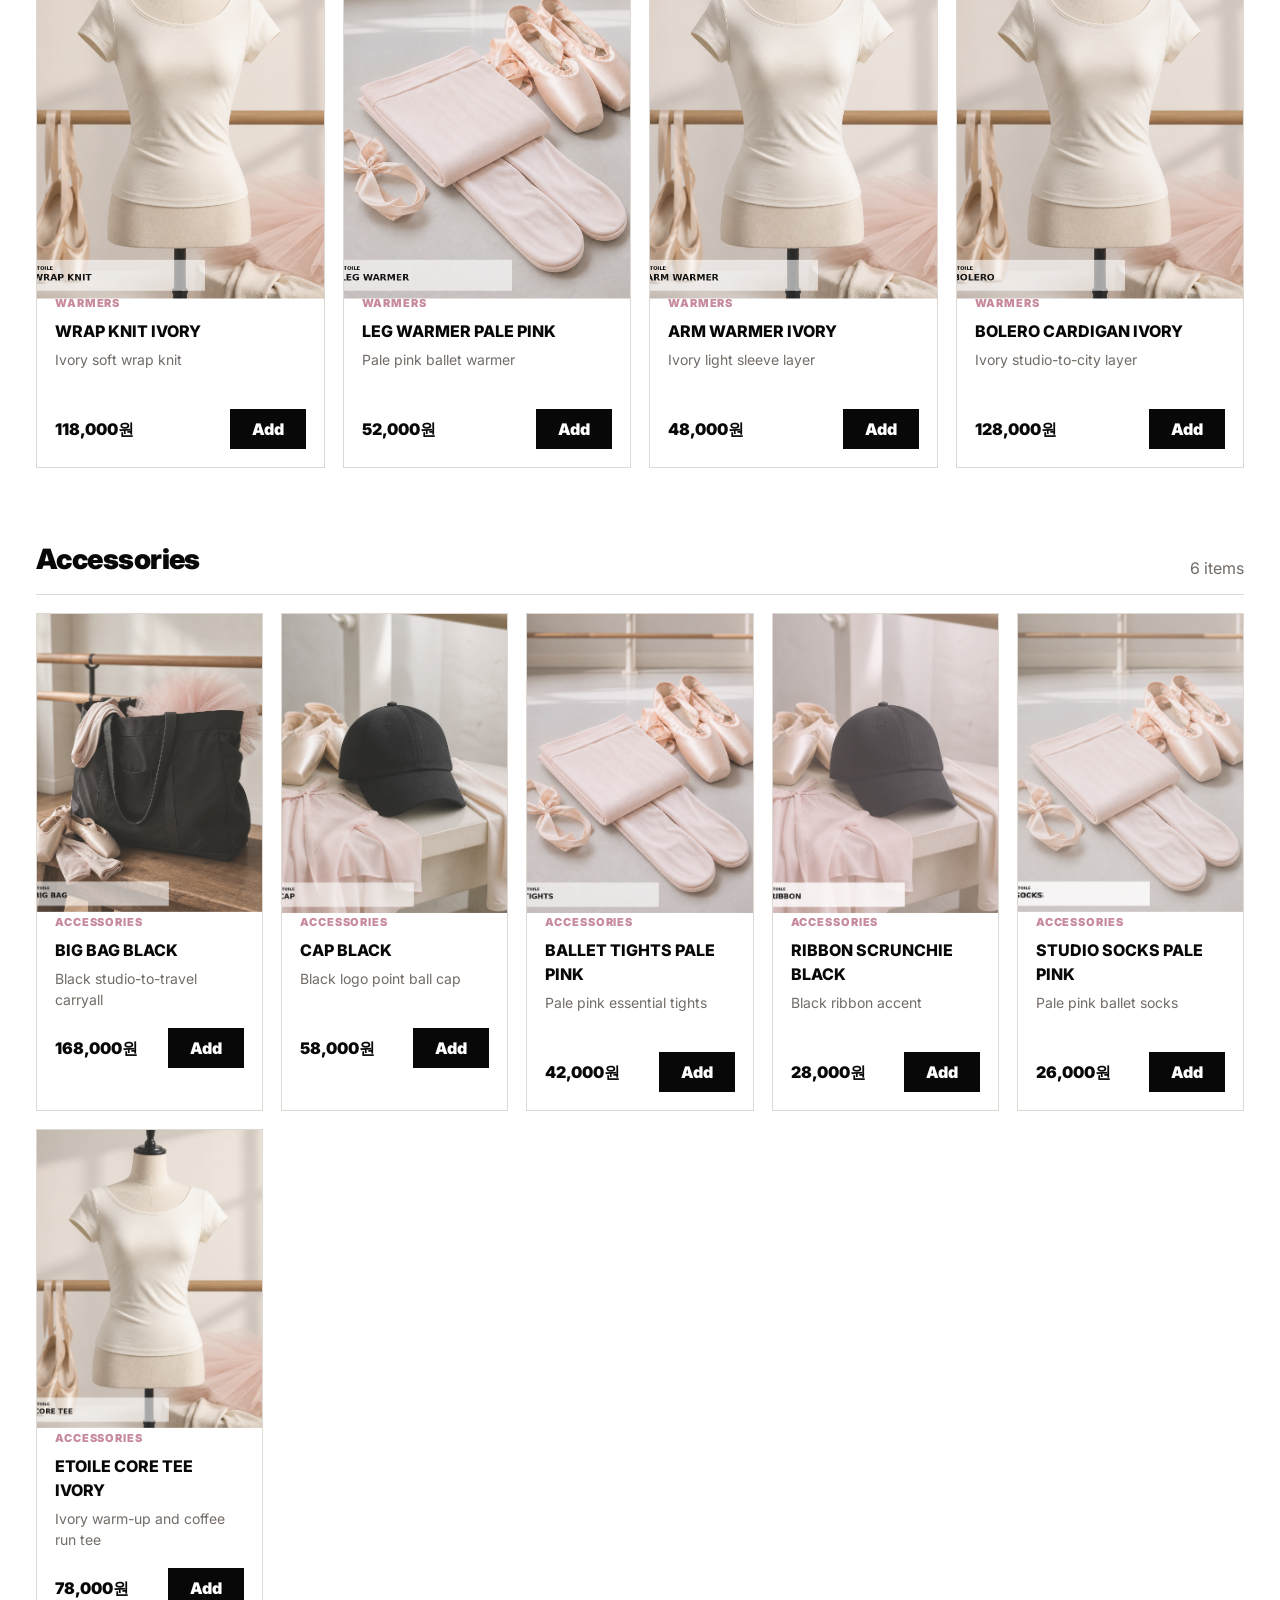
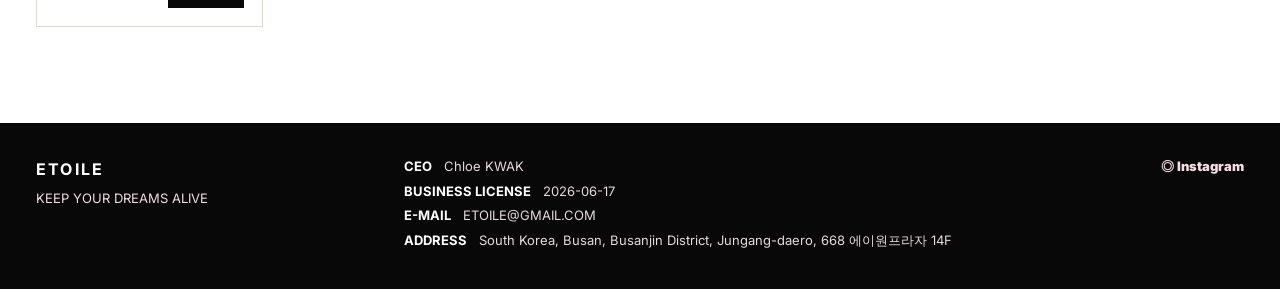
<file: shop.html>
<!DOCTYPE html>
<html lang="ko">
<head>
  <meta charset="UTF-8">
  <meta name="viewport" content="width=device-width, initial-scale=1.0">
  <title>Shop | ETOILE</title>
  <link rel="icon" type="image/svg+xml" href="assets/favicon.svg">
  <link rel="stylesheet" href="style.css">
</head>
<body>
  <header class="site-header">
    <a class="brand" href="./index.html">ETOILE</a>

    <nav class="nav" aria-label="Main navigation">
      <a href="./index.html">Home</a>
      <a href="./lookbook.html">Lookbook</a>
      <a href="./shop.html">Shop</a>
      <a href="./guestbook.html">Guestbook</a>
    </nav>

    <div class="header-actions">
      <button class="search-toggle" type="button" id="search-toggle" aria-label="Open search">Search</button>
      <div class="language-switch" aria-label="Language switch">
        <button type="button" class="active">KR</button>
        <span>/</span>
        <button type="button">EN</button>
      </div>
      <a class="login-link" href="./login.html">Login</a>
      <a class="cart-pill" href="./cart.html" aria-label="Cart">Cart <span id="cart-count">0</span></a>
    </div>
  </header>

  <div class="search-panel" id="search-panel" hidden>
    <div class="search-box">
      <label for="product-search">Search ETOILE</label>
      <div class="search-row">
        <input id="product-search" type="search" placeholder="Search leotard, skirt, warmer, bag...">
        <button type="button" id="search-close">Close</button>
      </div>
      <div id="search-results" class="search-results"></div>
    </div>
  </div>

  <main>
    <section class="shop-section" id="shop">
      <div class="section-heading wide">
        <p class="section-kicker">Shop</p>
        <h1>Collection by category</h1>
        <p>레오타드, 스커트, 발레 쇼츠, 워머까지<br>움직이는 하루를 위한 ETOILE 제품군입니다.</p>
      </div>
      <div id="shop-categories" class="shop-categories" aria-live="polite"></div>
    </section>
  </main>

  <footer class="site-footer">
    <div class="footer-brand">
      <strong>ETOILE</strong>
      <span>KEEP YOUR DREAMS ALIVE</span>
    </div>
    <div class="footer-info">
      <p><b>CEO</b> Chloe KWAK</p>
      <p><b>BUSINESS LICENSE</b> 2026-06-17</p>
      <p><b>E-MAIL</b> ETOILE@GMAIL.COM</p>
      <p><b>ADDRESS</b> South Korea, Busan, Busanjin District, Jungang-daero, 668 에이원프라자 14F</p>
    </div>
    <a class="instagram-link" href="https://www.instagram.com/" target="_blank" rel="noreferrer" aria-label="Open Instagram">◎ Instagram</a>
  </footer>

  <script src="script.js"></script>
</body>
</html>
<script src="script.js?v=shop2"></script>
</file>
<file: style.css>
@import url("https://fonts.googleapis.com/css2?family=Inter:wght@400;500;700;800;900&display=swap");

:root {
  --black: #080808;
  --white: #ffffff;
  --pink: #f4dce2;
  --pink-deep: #c88b9d;
  --stone: #f7f5f2;
  --line: #ded8d2;
  --muted: #726b66;
}

* {
  box-sizing: border-box;
}

html {
  scroll-behavior: smooth;
}

body {
  margin: 0;
  padding-top: 72px;
  color: var(--black);
  background: var(--white);
  font-family: "Inter", Arial, "Noto Sans KR", sans-serif;
  line-height: 1.5;
}

img {
  display: block;
  width: 100%;
}

a {
  color: inherit;
  text-decoration: none;
}

button,
input,
select {
  font: inherit;
}

.site-header {
  position: fixed;
  top: 0;
  left: 0;
  right: 0;
  z-index: 100;
  display: flex;
  align-items: center;
  justify-content: space-between;
  gap: 24px;
  min-height: 72px;
  padding: 0 36px;
  background: rgba(255, 255, 255, 0.94);
  border-bottom: 1px solid var(--line);
  backdrop-filter: blur(12px);
}

.brand {
  font-size: 24px;
  font-weight: 900;
  letter-spacing: 0.18em;
}

.nav {
  display: flex;
  gap: 28px;
  color: var(--muted);
  font-size: 14px;
  font-weight: 500;
}

.nav a:hover,
.login-link:hover,
.search-toggle:hover {
  color: var(--black);
}

.header-actions {
  display: flex;
  align-items: center;
  gap: 14px;
  font-size: 13px;
  color: var(--muted);
}

.search-toggle,
.language-switch button {
  border: 0;
  background: transparent;
  color: inherit;
  cursor: pointer;
  padding: 0;
}

.language-switch {
  display: flex;
  gap: 5px;
  align-items: center;
}

.language-switch .active {
  color: var(--black);
  font-weight: 900;
  text-decoration: underline;
  text-underline-offset: 4px;
}

.cart-pill,
.product-bottom button,
.checkout-button,
.detail-add-button,
.auth-button {
  min-height: 40px;
  border: 1px solid var(--black);
  background: var(--black);
  color: var(--white);
  cursor: pointer;
  font-weight: 900;
}

.cart-pill {
  display: inline-flex;
  align-items: center;
  gap: 10px;
  padding: 0 16px;
  color: var(--white);
}

#cart-count {
  display: inline-grid;
  place-items: center;
  min-width: 24px;
  height: 24px;
  background: var(--pink);
  color: var(--black);
  font-size: 12px;
}

.search-panel {
  position: fixed;
  inset: 72px 0 auto 0;
  z-index: 30;
  padding: 24px 36px;
  background: rgba(255, 255, 255, 0.98);
  border-bottom: 1px solid var(--line);
  box-shadow: 0 18px 40px rgba(0, 0, 0, 0.08);
}

.search-box {
  max-width: 920px;
  margin: 0 auto;
}

.search-box label {
  display: block;
  margin-bottom: 10px;
  font-weight: 900;
  letter-spacing: 0.08em;
  text-transform: uppercase;
}

.search-row {
  display: flex;
  gap: 10px;
}

.search-row input {
  flex: 1;
  min-height: 48px;
  border: 1px solid var(--line);
  padding: 0 14px;
}

.search-row button {
  min-width: 96px;
  border: 1px solid var(--black);
  background: var(--white);
  cursor: pointer;
}

.search-results {
  display: grid;
  grid-template-columns: repeat(4, 1fr);
  gap: 10px;
  margin-top: 16px;
}

.search-results a {
  display: grid;
  gap: 4px;
  padding: 14px;
  background: var(--stone);
  border: 1px solid var(--line);
}

.search-results small {
  color: var(--muted);
}

.hero {
  position: relative;
  min-height: calc(100vh - 72px);
  display: grid;
  align-items: end;
  overflow: hidden;
  padding: 12vh 36px 13vh;
  color: var(--white);
  background: var(--black);
}

.hero-video {
  position: absolute;
  inset: 0;
  width: 100%;
  height: 100%;
  object-fit: cover;
  object-position: center center;
  z-index: 0;
}

.hero::after {
  content: "";
  position: absolute;
  inset: 0;
  background: linear-gradient(90deg, rgba(0, 0, 0, 0.62), rgba(0, 0, 0, 0.18));
  z-index: 1;
}

.hero-content {
  position: relative;
  z-index: 2;
  max-width: 760px;
}

.eyebrow,
.section-kicker {
  margin: 0 0 12px;
  color: var(--pink-deep);
  font-size: 13px;
  font-weight: 900;
  letter-spacing: 0.08em;
  text-transform: uppercase;
}

.hero .eyebrow {
  color: var(--pink);
}

h1,
h2,
h3,
p {
  margin-top: 0;
}

h1 {
  margin-bottom: 20px;
  font-size: clamp(48px, 8vw, 112px);
  line-height: 0.96;
  font-weight: 900;
  letter-spacing: -0.04em;
}

.hero p {
  max-width: 520px;
  font-size: 20px;
}

.primary-link {
  display: inline-flex;
  align-items: center;
  min-height: 48px;
  margin-top: 18px;
  padding: 0 22px;
  background: var(--white);
  color: var(--black);
  font-weight: 900;
}

.primary-link.dark {
  background: var(--black);
  color: var(--white);
}

.hero .primary-link {
  display: none;
}

.campaign {
  padding: 110px 36px;
  text-align: center;
  background: var(--white);
}

.campaign h2 {
  max-width: 1180px;
  margin: 0 auto 22px;
  font-size: clamp(40px, 5.2vw, 72px);
  line-height: 1.02;
  font-weight: 900;
  letter-spacing: -0.04em;
}

.campaign p:last-child {
  max-width: 720px;
  margin: 0 auto;
  color: var(--muted);
  font-size: 18px;
  text-align: center;
}

.big-bag-feature {
  display: grid;
  grid-template-columns: 0.85fr 1.15fr;
  align-items: center;
  gap: 0;
  background: var(--black);
  color: var(--white);
}

.big-bag-copy {
  padding: 64px 36px;
}

.big-bag-copy h2 {
  margin-bottom: 12px;
  font-size: clamp(42px, 7vw, 92px);
  line-height: 0.94;
  font-weight: 900;
  letter-spacing: -0.04em;
}

.big-bag-copy p:not(.section-kicker) {
  color: #e8d8dc;
  font-size: 18px;
}

.big-bag-feature img {
  height: 100%;
  max-height: 620px;
  object-fit: cover;
}

.lookbook {
  padding: 90px 36px;
  background: var(--stone);
  overflow: hidden;
}

.section-heading {
  margin-bottom: 32px;
}

.section-heading.wide {
  display: grid;
  grid-template-columns: 0.65fr 1fr;
  gap: 28px;
  align-items: end;
}

.section-heading h2,
.intro h2 {
  margin-bottom: 0;
  font-size: 40px;
  line-height: 1.12;
  font-weight: 900;
  letter-spacing: -0.03em;
}

.section-heading p:last-child {
  color: var(--muted);
  font-size: 18px;
}

.lookbook-grid {
  display: grid;
  grid-template-columns: repeat(4, minmax(0, 1fr));
  gap: 18px;
}

.lookbook-grid article {
  position: relative;
  overflow: hidden;
  background: #e8e2dc;
  min-width: 0;
}

.lookbook-grid a {
  display: block;
  color: inherit;
}

.lookbook-grid img {
  width: 100%;
  aspect-ratio: 4 / 5;
  height: auto;
  object-fit: cover;
  opacity: 0.92;
  transition: transform 0.4s ease, opacity 0.4s ease;
}

.lookbook-grid article:hover img {
  transform: scale(1.04);
  opacity: 1;
}

.lookbook-grid span {
  position: absolute;
  left: 14px;
  bottom: 14px;
  color: var(--white);
  font-size: 13px;
  font-weight: 900;
  letter-spacing: 0.02em;
  text-shadow: 0 2px 10px rgba(0, 0, 0, 0.45);
}

.intro {
  display: grid;
  grid-template-columns: minmax(0, 0.9fr) minmax(0, 1.1fr);
  gap: 48px;
  padding: 96px 36px;
}

.intro p {
  color: var(--muted);
  font-size: 18px;
}

.feature-band {
  display: grid;
  grid-template-columns: repeat(3, 1fr);
  border-top: 1px solid var(--line);
  border-bottom: 1px solid var(--line);
  background: var(--stone);
}

.feature-band div {
  display: grid;
  gap: 6px;
  padding: 28px 36px;
  border-right: 1px solid var(--line);
}

.feature-band div:last-child {
  border-right: 0;
}

.feature-band span {
  color: var(--muted);
  font-size: 14px;
}

.shop-section {
  padding: 96px 36px;
}

.shop-categories {
  display: grid;
  gap: 70px;
}

.category-heading {
  display: flex;
  align-items: end;
  justify-content: space-between;
  gap: 18px;
  margin-bottom: 18px;
  border-bottom: 1px solid var(--line);
  padding-bottom: 14px;
}

.category-heading h3 {
  margin: 0;
  font-size: 28px;
  font-weight: 900;
  letter-spacing: -0.02em;
}

.category-heading span {
  color: var(--muted);
}

.product-grid {
  display: grid;
  grid-template-columns: repeat(4, minmax(0, 1fr));
  gap: 18px;
}

.product-card {
  border: 1px solid var(--line);
  background: var(--white);
}

.product-link {
  display: block;
  overflow: hidden;
}

.product-card img {
  aspect-ratio: 4 / 5;
  object-fit: cover;
  object-position: center 42%;
  background: var(--stone);
  transform: scale(1.12);
}

.product-info {
  padding: 18px;
}

.category-label {
  display: block;
  margin-bottom: 8px;
  color: var(--pink-deep);
  font-size: 11px;
  font-weight: 900;
  text-transform: uppercase;
  letter-spacing: 0.08em;
}

.product-info h3 {
  margin-bottom: 6px;
  font-size: 16px;
  font-weight: 800;
}

.product-info p {
  min-height: 42px;
  margin-bottom: 0;
  color: var(--muted);
  font-size: 14px;
}

.product-bottom {
  display: flex;
  align-items: center;
  justify-content: space-between;
  gap: 12px;
  padding: 0 18px 18px;
}

.product-bottom span {
  font-weight: 900;
}

.product-bottom button {
  min-width: 76px;
  padding: 0 14px;
}

.product-bottom button:hover,
.cart-pill:hover,
.checkout-button:hover,
.detail-add-button:hover,
.auth-button:hover {
  background: var(--pink);
  color: var(--black);
}

.product-page,
.cart-page,
.auth-page {
  min-height: calc(100vh - 128px);
  background: var(--stone);
}

.product-detail {
  display: grid;
  grid-template-columns: minmax(0, 0.78fr) minmax(320px, 0.72fr);
  gap: 30px;
  max-width: 1180px;
  margin: 0 auto;
  padding: 34px 36px 44px;
  align-items: start;
}

.product-media,
.product-copy,
.cart-panel,
.order-summary,
.auth-card {
  background: var(--white);
  border: 1px solid var(--line);
}

.product-media {
  display: grid;
  place-items: center;
  overflow: hidden;
}

.product-media img {
  width: 100%;
  height: auto;
  max-height: calc(100vh - 170px);
  object-fit: contain;
  background: var(--stone);
}

.product-copy {
  align-self: start;
  padding: 28px;
}

.product-copy h1 {
  margin-bottom: 12px;
  font-size: clamp(32px, 4.3vw, 54px);
  line-height: 1;
  font-weight: 900;
  letter-spacing: -0.04em;
}

.product-copy > p {
  color: var(--muted);
  font-size: 16px;
}

.detail-price {
  display: block;
  margin: 18px 0;
  font-size: 21px;
  font-weight: 900;
}

.detail-options {
  display: grid;
  gap: 8px;
  margin-bottom: 14px;
}

.detail-options label {
  color: var(--muted);
  font-size: 14px;
  font-weight: 900;
}

.detail-options select,
.auth-form input {
  min-height: 40px;
  padding: 0 12px;
  border: 1px solid var(--line);
  background: var(--white);
  color: var(--black);
}

.detail-add-button {
  width: 100%;
  min-height: 46px;
  cursor: pointer;
}

.detail-notes {
  display: grid;
  gap: 5px;
  margin-top: 18px;
  padding-top: 18px;
  border-top: 1px solid var(--line);
}

.detail-notes p {
  margin-bottom: 0;
  color: var(--muted);
  font-size: 13px;
  line-height: 1.42;
}

.cart-hero {
  padding: 72px 36px 36px;
  background: var(--white);
  border-bottom: 1px solid var(--line);
}

.cart-hero h1 {
  max-width: 720px;
  margin-bottom: 16px;
  font-size: clamp(44px, 7vw, 88px);
  font-weight: 900;
  letter-spacing: -0.04em;
}

.cart-hero p:last-child {
  margin-bottom: 0;
  color: var(--muted);
  font-size: 18px;
}

.cart-layout {
  display: grid;
  grid-template-columns: minmax(0, 1fr) 360px;
  gap: 24px;
  padding: 36px;
}

.cart-panel,
.order-summary {
  padding: 28px;
}

.cart-list-header {
  display: flex;
  align-items: center;
  justify-content: space-between;
  gap: 16px;
  margin-bottom: 20px;
}

.cart-list-header h2,
.order-summary h2 {
  margin-bottom: 0;
  font-size: 22px;
}

.text-button,
.remove-button {
  border: 0;
  background: transparent;
  color: var(--muted);
  cursor: pointer;
  font: inherit;
  font-weight: 800;
}

.cart-items {
  display: grid;
  gap: 14px;
}

.cart-item {
  display: grid;
  grid-template-columns: 112px minmax(0, 1fr) auto auto;
  align-items: center;
  gap: 18px;
  padding: 14px 0;
  border-top: 1px solid var(--line);
}

.cart-item img {
  aspect-ratio: 4 / 5;
  object-fit: cover;
  background: var(--stone);
}

.cart-item-info h3 {
  margin-bottom: 4px;
  font-size: 16px;
}

.cart-item-info p {
  margin-bottom: 8px;
  color: var(--muted);
  font-size: 14px;
}

.quantity-control {
  display: grid;
  grid-template-columns: 34px 34px 34px;
  align-items: center;
  border: 1px solid var(--line);
}

.quantity-control button {
  height: 34px;
  border: 0;
  background: var(--white);
  cursor: pointer;
  font-size: 18px;
}

.quantity-control span {
  text-align: center;
  font-weight: 900;
}

.empty-cart {
  margin: 0;
  padding: 36px 0 10px;
  color: var(--muted);
  border-top: 1px solid var(--line);
}

.order-summary {
  align-self: start;
  display: grid;
  gap: 18px;
}

.summary-row {
  display: flex;
  justify-content: space-between;
  gap: 16px;
  color: var(--muted);
}

.summary-row strong {
  color: var(--black);
}

.summary-row.total {
  padding-top: 18px;
  color: var(--black);
  border-top: 1px solid var(--line);
  font-size: 20px;
}

.summary-note {
  margin-bottom: 0;
  color: var(--muted);
  font-size: 14px;
}

.checkout-button {
  width: 100%;
  min-height: 48px;
  margin-top: 8px;
  cursor: pointer;
}

.auth-page {
  display: grid;
  place-items: center;
  padding: 72px 24px;
}

.auth-card {
  width: min(100%, 520px);
  padding: 40px;
}

.auth-card.signup {
  width: min(100%, 760px);
}

.auth-card h1 {
  margin-bottom: 12px;
  font-size: clamp(38px, 6vw, 68px);
  font-weight: 900;
  letter-spacing: -0.04em;
}

.auth-card > p {
  color: var(--muted);
}

.auth-form {
  display: grid;
  gap: 14px;
  margin-top: 24px;
}

.auth-form label {
  display: grid;
  gap: 7px;
  color: var(--muted);
  font-weight: 800;
  font-size: 13px;
}

.form-grid {
  display: grid;
  grid-template-columns: repeat(2, 1fr);
  gap: 14px;
}

.full {
  grid-column: 1 / -1;
}

.auth-button {
  min-height: 50px;
}

.auth-alt {
  display: grid;
  gap: 10px;
  margin-top: 20px;
}

.auth-alt a,
.social-button {
  display: grid;
  place-items: center;
  min-height: 44px;
  border: 1px solid var(--line);
  background: var(--white);
  color: var(--black);
}

.form-message {
  min-height: 20px;
  color: var(--pink-deep);
  font-weight: 900;
}

.site-footer {
  display: grid;
  grid-template-columns: 0.7fr 1.5fr auto;
  gap: 28px;
  align-items: start;
  padding: 34px 36px;
  color: var(--white);
  background: var(--black);
}

.footer-brand {
  display: grid;
  gap: 8px;
}

.footer-brand strong {
  letter-spacing: 0.14em;
}

.footer-brand span,
.footer-info,
.instagram-link {
  color: var(--pink);
  font-size: 13px;
}

.footer-info p {
  margin: 0 0 5px;
  color: #e8d8dc;
}

.footer-info b {
  color: var(--white);
  margin-right: 8px;
}

.instagram-link {
  white-space: nowrap;
  font-weight: 900;
}

@media (max-width: 1180px) {
  .lookbook-grid {
    grid-template-columns: repeat(3, minmax(0, 1fr));
  }

  .product-grid {
    grid-template-columns: repeat(3, minmax(0, 1fr));
  }

  .section-heading.wide {
    grid-template-columns: 1fr;
  }
}

@media (max-width: 920px) {
  .product-grid,
  .lookbook-grid {
    grid-template-columns: repeat(2, minmax(0, 1fr));
  }

  .cart-layout,
  .product-detail,
  .intro,
  .big-bag-feature {
    grid-template-columns: 1fr;
  }

  .site-footer {
    grid-template-columns: 1fr;
  }

  .product-detail {
    max-width: 720px;
    padding-top: 26px;
  }

  .product-media img {
    max-height: 62vh;
  }
}

@media (max-width: 720px) {
  body {
    padding-top: 220px;
  }

  .site-header {
    flex-wrap: wrap;
    gap: 12px;
    padding: 14px 18px;
  }

  .search-panel {
    inset: 220px 0 auto 0;
  }

  .brand {
    flex: 0 0 calc(100vw - 36px);
    max-width: 100%;
  }

  .nav {
    order: 3;
    flex: 0 0 calc(100vw - 36px);
    max-width: 100%;
    display: grid;
    grid-template-columns: repeat(2, minmax(0, 1fr));
    gap: 8px;
    text-align: center;
    overflow: hidden;
    font-size: 13px;
  }

  .header-actions {
    order: 2;
    flex: 0 0 calc(100vw - 36px);
    max-width: 100%;
    display: grid;
    grid-template-columns: repeat(2, minmax(0, 1fr));
    align-items: center;
    gap: 8px;
    text-align: center;
  }

  .cart-pill {
    min-height: auto;
    padding: 0;
    border: 0;
    background: transparent;
    color: var(--muted);
    justify-content: center;
    gap: 5px;
  }

  #cart-count {
    min-width: 18px;
    height: 18px;
    font-size: 11px;
  }

  .section-heading p:last-child,
  .shop-section p {
    max-width: 100%;
    overflow-wrap: break-word;
    word-break: break-all;
  }

  .section-heading,
  .section-heading.wide {
    width: 100%;
    max-width: calc(100vw - 36px);
    min-width: 0;
  }

  .section-heading > * {
    min-width: 0;
  }

  .hero,
  .campaign,
  .intro,
  .lookbook,
  .shop-section,
  .cart-hero,
  .cart-layout,
  .product-detail,
  .big-bag-copy,
  .site-footer {
    padding-left: 18px;
    padding-right: 18px;
  }

  .hero {
    min-height: 74vh;
    padding-top: 80px;
    padding-bottom: 72px;
  }

  .hero p {
    font-size: 17px;
  }

  .section-heading h2,
  .intro h2 {
    font-size: 30px;
  }

  .product-copy h1 {
    font-size: 28px;
    overflow-wrap: anywhere;
  }

  .feature-band {
    grid-template-columns: 1fr;
  }

  .feature-band div {
    padding: 22px 18px;
    border-right: 0;
    border-bottom: 1px solid var(--line);
  }

  .product-grid,
  .lookbook-grid,
  .form-grid,
  .search-results {
    grid-template-columns: 1fr;
  }

  .cart-item {
    grid-template-columns: 86px 1fr;
  }

  .quantity-control,
  .remove-button {
    grid-column: 2;
    justify-self: start;
  }

  .auth-card {
    padding: 28px;
  }
}

/* ===== Guestbook ===== */

.guestbook-section {
  padding: 120px 36px 200px;
  background: var(--stone);
}

.guestbook-inner {
  max-width: 760px;
  margin: 0 auto;
  text-align: center;
}

.guestbook-section h2 {
  margin: 8px 0 12px;
  font-size: clamp(32px, 5vw, 56px);
  letter-spacing: -0.04em;
}

.guestbook-intro {
  margin-bottom: 36px;
  color: var(--muted);
}

.guestbook-form {
  display: grid;
  gap: 12px;
  margin-bottom: 40px;
}

.guestbook-form input,
.guestbook-form textarea {
  width: 100%;
  border: 1px solid var(--line);
  background: var(--white);
  padding: 16px;
  font: inherit;
}

.guestbook-form textarea {
  min-height: 120px;
  resize: vertical;
}

.guestbook-form button {
  border: 1px solid var(--black);
  background: var(--black);
  color: var(--white);
  padding: 16px;
  font-weight: 900;
  cursor: pointer;
}

.guestbook-list {
  display: grid;
  gap: 16px;
}

.guestbook-card {
  background: var(--white);
  border: 1px solid var(--line);
  padding: 24px;
  text-align: left;
}

.guestbook-message {
  margin: 0 0 12px;
  font-size: 17px;
  line-height: 1.6;
}

.guestbook-name {
  margin: 0;
  color: var(--muted);
  font-weight: 700;
}
html,
body {
  overflow-x: hidden;
}

.lookbook-grid,
.product-grid {
  grid-template-columns: repeat(auto-fit, minmax(220px, 1fr));
}

.compact-lookbook {
  grid-template-columns: repeat(5, minmax(0, 1fr));
}

.lookbook-grid article,
.product-card {
  min-width: 0;
}

.lookbook-grid img,
.product-card img {
  width: 100%;
  object-fit: cover;
}
.guestbook-section {
  padding: 120px 36px 220px;
  background: var(--stone);
}

.feature-band {
  border-top: 0;
}
.guestbook-comments {
  display: grid;
  gap: 10px;
  margin-top: 20px;
  padding-top: 18px;
  border-top: 1px solid var(--line);
}

.guestbook-comment {
  padding: 12px 14px;
  background: var(--stone);
}

.guestbook-comment strong {
  display: block;
  margin-bottom: 4px;
  font-size: 13px;
}

.guestbook-comment p {
  margin: 0;
  color: var(--muted);
  font-size: 14px;
}

.comment-form {
  display: grid;
  grid-template-columns: 120px 1fr auto;
  gap: 8px;
  margin-top: 14px;
}

.comment-form input {
  min-height: 38px;
  border: 1px solid var(--line);
  padding: 0 10px;
  font: inherit;
}

.comment-form button {
  border: 1px solid var(--black);
  background: var(--black);
  color: var(--white);
  padding: 0 14px;
  font-weight: 900;
  cursor: pointer;
}

@media (max-width: 720px) {
  .comment-form {
    grid-template-columns: 1fr;
  }

  .compact-lookbook {
    grid-template-columns: 1fr;
  }
}

@media (min-width: 721px) and (max-width: 1180px) {
  .compact-lookbook {
    grid-template-columns: repeat(2, minmax(0, 1fr));
  }
}
.field-help {
  display: block;
  margin-top: 6px;
  font-size: 12px;
  color: var(--muted);
}

.field-help.is-valid {
  color: #14823b;
}

.field-help.is-invalid {
  color: #b42318;
}

.field-help.is-checking {
  color: #1d4ed8;
}

.password-field {
  display: flex;
  align-items: center;
  gap: 8px;
}

.password-field input {
  flex: 1;
}

.toggle-password {
  min-width: 44px;
  height: 44px;
  border: 1px solid var(--line);
  background: var(--white);
  cursor: pointer;
}

.auth-button:disabled {
  opacity: 0.45;
  cursor: not-allowed;
}
</file>
